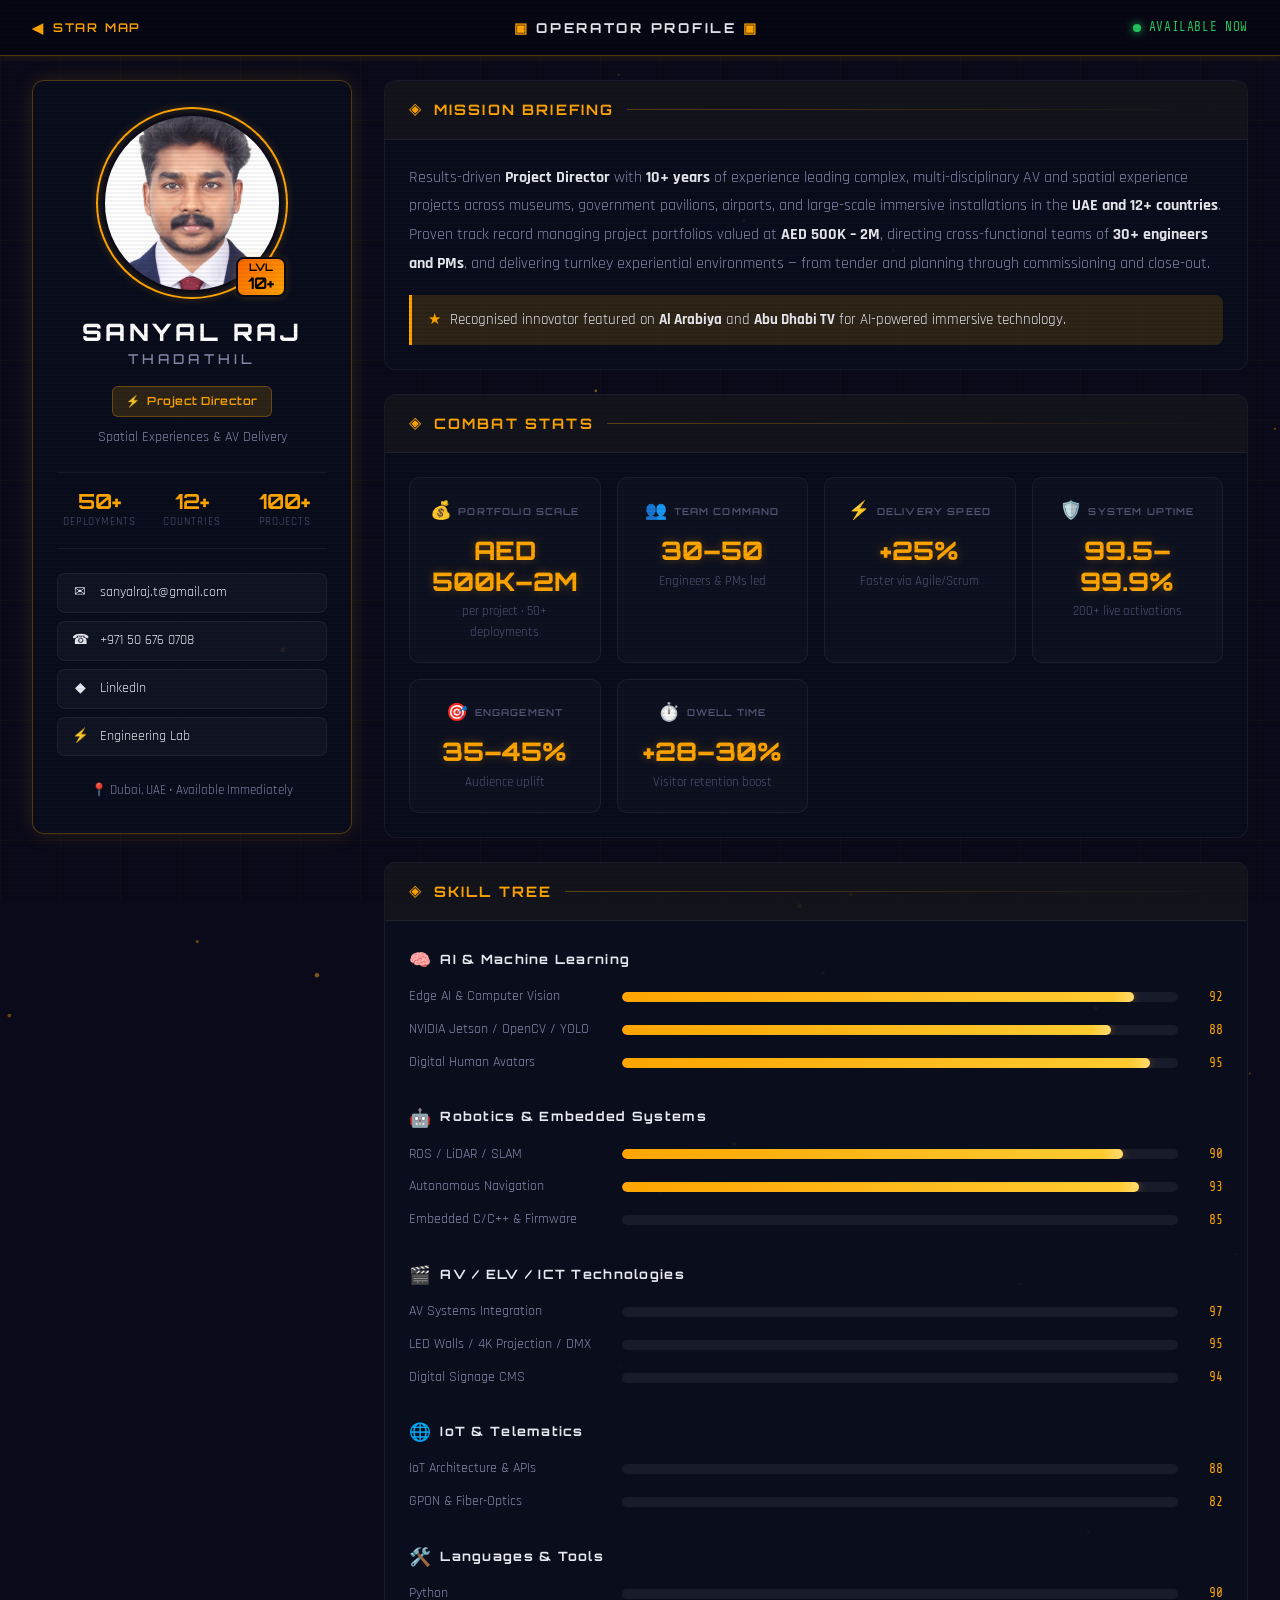
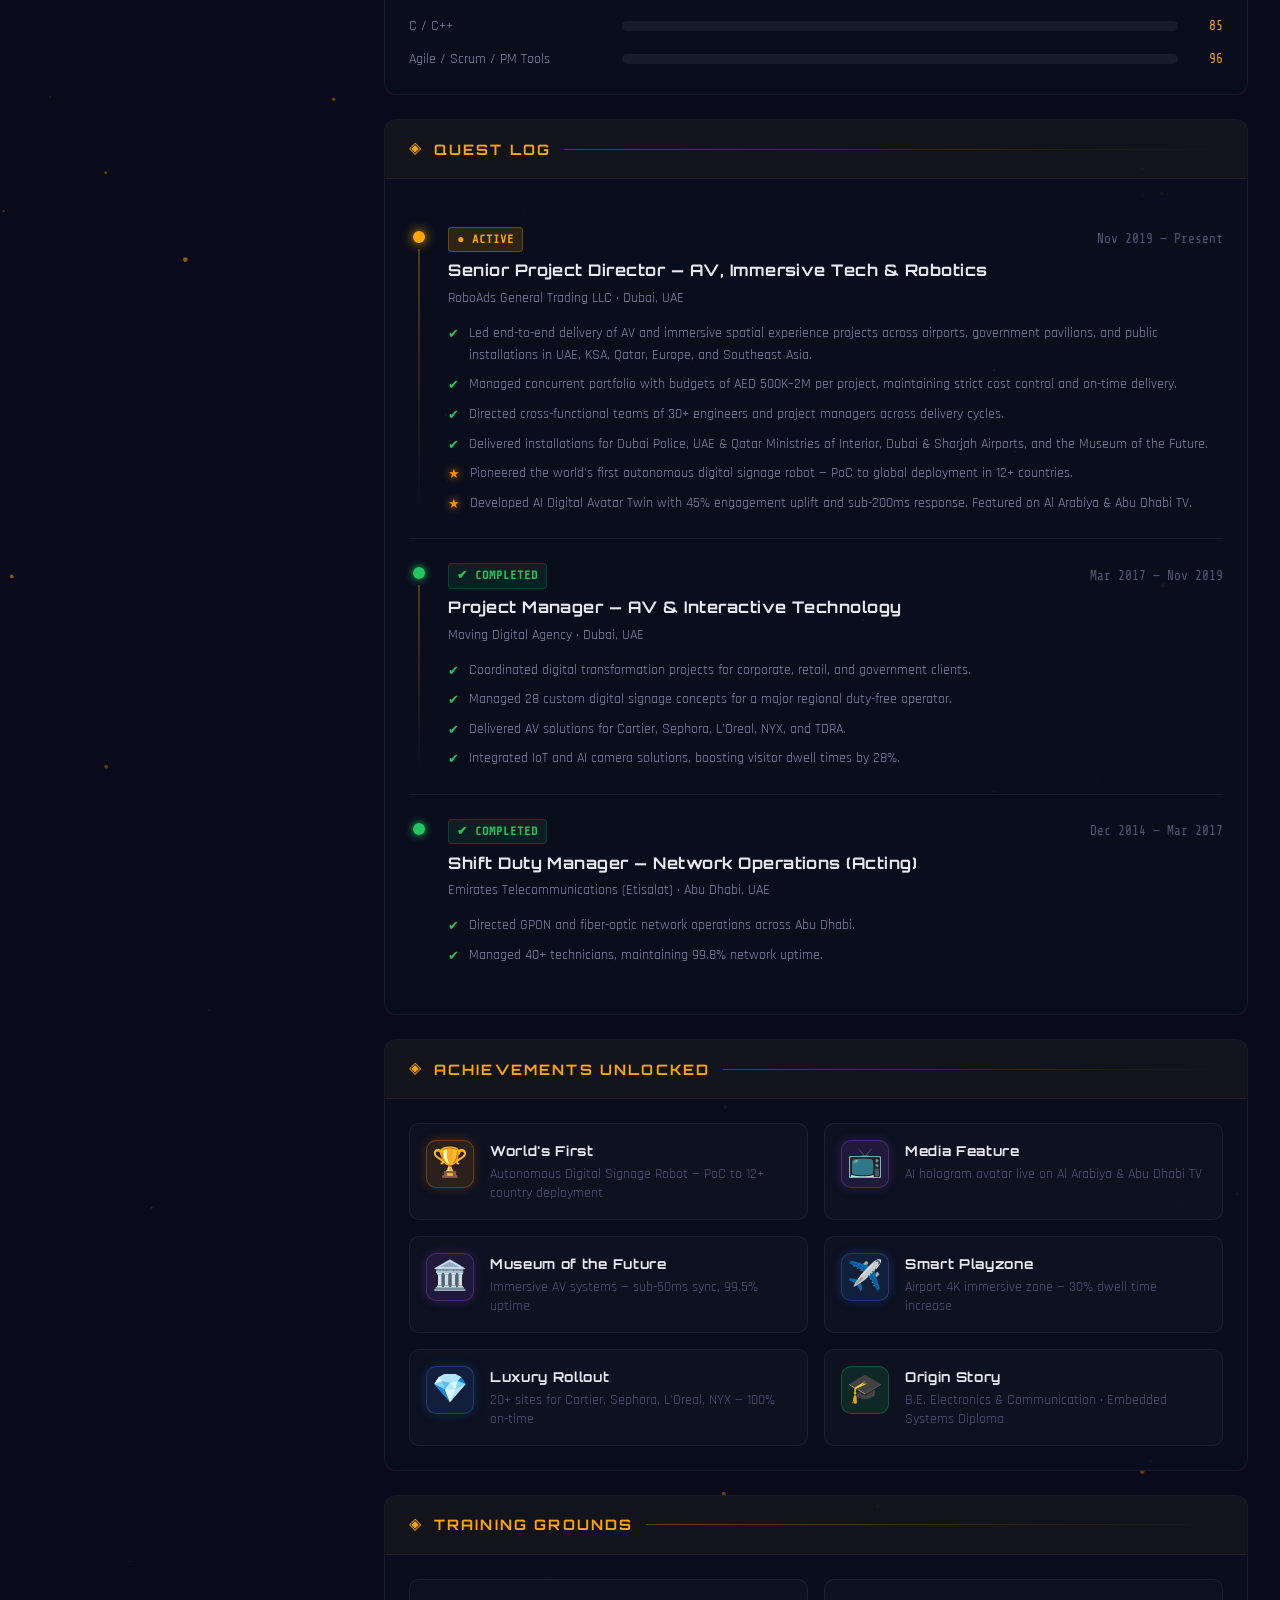
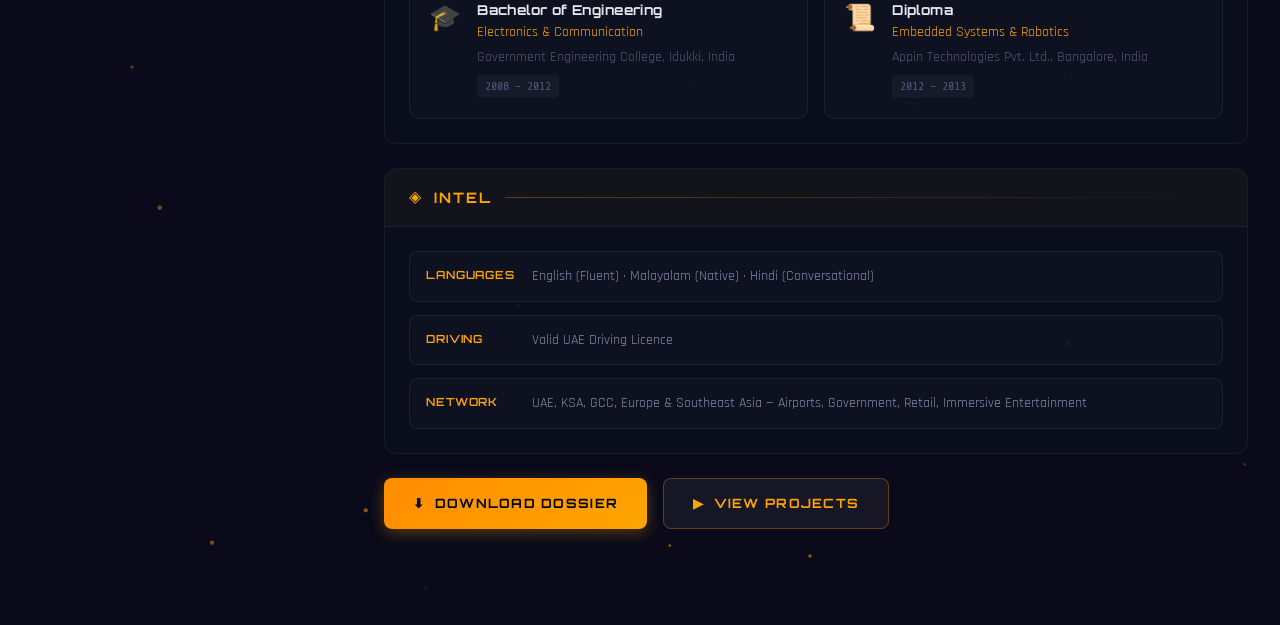
<file: about.html>
<!DOCTYPE html>
<html lang="en">

<head>
	<meta charset="UTF-8" />
	<meta http-equiv="X-UA-Compatible" content="IE=edge" />
	<meta name="viewport" content="width=device-width, initial-scale=1.0" />
	<meta name="description" content="Sanyal Raj Thadathil — Project Director specializing in Spatial Experiences, AV Delivery, Robotics, and AI-powered immersive technology." />
	<link rel="stylesheet" href="./reset.css" />
	<link rel="stylesheet" href="./about.css" />
	<link
		href="https://fonts.googleapis.com/css2?family=Orbitron:wght@400;500;600;700;800;900&family=Rajdhani:wght@300;400;500;600;700&family=Share+Tech+Mono&display=swap"
		rel="stylesheet">
	<title>Profile // Sanyal Raj Thadathil</title>
</head>

<body>
	<!-- Animated scanline overlay -->
	<div class="scanline-overlay"></div>
	<!-- Grid background -->
	<div class="grid-bg"></div>

	<!-- Top HUD bar -->
	<nav class="hud-bar">
		<a href="./index.html" class="hud-back" id="nav-back">
			<span class="hud-back-icon">◀</span>
			<span>STAR MAP</span>
		</a>
		<div class="hud-title">
			<span class="hud-blink">▣</span> OPERATOR PROFILE <span class="hud-blink">▣</span>
		</div>
		<div class="hud-status">
			<span class="status-dot online"></span>
			<span>AVAILABLE NOW</span>
		</div>
	</nav>

	<main class="game-layout">
		<!-- ═══════════════ LEFT COLUMN: CHARACTER CARD ═══════════════ -->
		<aside class="character-card" id="character-card">
			<div class="card-border-glow"></div>
			
			<!-- Photo frame -->
			<div class="avatar-frame">
				<div class="avatar-ring"></div>
				<img src="./assets/photo.jpeg" alt="Sanyal Raj Thadathil" class="avatar-img" />
				<div class="avatar-level">
					<span>LVL</span>
					<strong>10+</strong>
				</div>
			</div>

			<!-- Name plate -->
			<div class="name-plate">
				<h1 id="profile-name">SANYAL RAJ</h1>
				<p class="class-title">THADATHIL</p>
				<div class="role-badge">
					<span class="role-icon">⚡</span>
					<span>Project Director</span>
				</div>
				<p class="role-sub">Spatial Experiences & AV Delivery</p>
			</div>

			<!-- Quick stats -->
			<div class="quick-stats">
				<div class="stat-item">
					<span class="stat-value">50+</span>
					<span class="stat-label">Deployments</span>
				</div>
				<div class="stat-item">
					<span class="stat-value">12+</span>
					<span class="stat-label">Countries</span>
				</div>
				<div class="stat-item">
					<span class="stat-value">100+</span>
					<span class="stat-label">Projects</span>
				</div>
			</div>

			<!-- Contact links -->
			<div class="contact-links">
				<a href="mailto:sanyalraj.t@gmail.com" class="contact-btn" id="contact-email">
					<span class="contact-icon">✉</span> sanyalraj.t@gmail.com
				</a>
				<a href="tel:+971506760708" class="contact-btn" id="contact-phone">
					<span class="contact-icon">☎</span> +971 50 676 0708
				</a>
				<a href="https://linkedin.com/in/sanyalraj" target="_blank" class="contact-btn" id="contact-linkedin">
					<span class="contact-icon">◆</span> LinkedIn
				</a>
			<a href="./lab.html" class="contact-btn" id="contact-lab">
				<span class="contact-icon">⚡</span> Engineering Lab
			</a>
			</div>

			<div class="location-tag">
				<span>📍</span> Dubai, UAE &bull; Available Immediately
			</div>
		</aside>

		<!-- ═══════════════ RIGHT COLUMN: MAIN CONTENT PANELS ═══════════════ -->
		<div class="panels-column">

			<!-- ── MISSION BRIEFING (Professional Summary) ── -->
			<section class="game-panel" id="panel-summary">
				<div class="panel-header">
					<span class="panel-icon">◈</span>
					<h2>MISSION BRIEFING</h2>
					<div class="panel-line"></div>
				</div>
				<div class="panel-body">
					<p class="briefing-text">
						Results-driven <strong>Project Director</strong> with <strong>10+ years</strong> of experience leading complex, multi-disciplinary AV and spatial experience projects across museums, government pavilions, airports, and large-scale immersive installations in the <strong>UAE and 12+ countries</strong>. Proven track record managing project portfolios valued at <strong>AED 500K – 2M</strong>, directing cross-functional teams of <strong>30+ engineers and PMs</strong>, and delivering turnkey experiential environments — from tender and planning through commissioning and close-out.
					</p>
					<p class="briefing-highlight">
						<span class="highlight-marker">★</span> Recognised innovator featured on <strong>Al Arabiya</strong> and <strong>Abu Dhabi TV</strong> for AI-powered immersive technology.
					</p>
				</div>
			</section>

			<!-- ── COMBAT STATS (Key Metrics) ── -->
			<section class="game-panel" id="panel-metrics">
				<div class="panel-header">
					<span class="panel-icon">◈</span>
					<h2>COMBAT STATS</h2>
					<div class="panel-line"></div>
				</div>
				<div class="panel-body">
					<div class="stats-grid">
						<div class="stat-block">
							<div class="stat-block-header">
								<span class="stat-block-icon">💰</span>
								<span class="stat-block-label">PORTFOLIO SCALE</span>
							</div>
							<div class="stat-block-value">AED 500K–2M</div>
							<div class="stat-block-sub">per project · 50+ deployments</div>
						</div>
						<div class="stat-block">
							<div class="stat-block-header">
								<span class="stat-block-icon">👥</span>
								<span class="stat-block-label">TEAM COMMAND</span>
							</div>
							<div class="stat-block-value">30–50</div>
							<div class="stat-block-sub">Engineers & PMs led</div>
						</div>
						<div class="stat-block">
							<div class="stat-block-header">
								<span class="stat-block-icon">⚡</span>
								<span class="stat-block-label">DELIVERY SPEED</span>
							</div>
							<div class="stat-block-value">+25%</div>
							<div class="stat-block-sub">Faster via Agile/Scrum</div>
						</div>
						<div class="stat-block">
							<div class="stat-block-header">
								<span class="stat-block-icon">🛡️</span>
								<span class="stat-block-label">SYSTEM UPTIME</span>
							</div>
							<div class="stat-block-value">99.5–99.9%</div>
							<div class="stat-block-sub">200+ live activations</div>
						</div>
						<div class="stat-block">
							<div class="stat-block-header">
								<span class="stat-block-icon">🎯</span>
								<span class="stat-block-label">ENGAGEMENT</span>
							</div>
							<div class="stat-block-value">35–45%</div>
							<div class="stat-block-sub">Audience uplift</div>
						</div>
						<div class="stat-block">
							<div class="stat-block-header">
								<span class="stat-block-icon">⏱️</span>
								<span class="stat-block-label">DWELL TIME</span>
							</div>
							<div class="stat-block-value">+28–30%</div>
							<div class="stat-block-sub">Visitor retention boost</div>
						</div>
					</div>
				</div>
			</section>

			<!-- ── SKILL TREE ── -->
			<section class="game-panel" id="panel-skills">
				<div class="panel-header">
					<span class="panel-icon">◈</span>
					<h2>SKILL TREE</h2>
					<div class="panel-line"></div>
				</div>
				<div class="panel-body">
					<div class="skill-tree">
						<!-- AI & ML -->
						<div class="skill-branch">
							<h3 class="branch-title"><span class="branch-icon">🧠</span> AI & Machine Learning</h3>
							<div class="xp-bars">
								<div class="xp-row"><span class="xp-name">Edge AI & Computer Vision</span><div class="xp-bar"><div class="xp-fill" style="width: 92%"></div></div><span class="xp-pct">92</span></div>
								<div class="xp-row"><span class="xp-name">NVIDIA Jetson / OpenCV / YOLO</span><div class="xp-bar"><div class="xp-fill" style="width: 88%"></div></div><span class="xp-pct">88</span></div>
								<div class="xp-row"><span class="xp-name">Digital Human Avatars</span><div class="xp-bar"><div class="xp-fill" style="width: 95%"></div></div><span class="xp-pct">95</span></div>
							</div>
						</div>
						<!-- Robotics -->
						<div class="skill-branch">
							<h3 class="branch-title"><span class="branch-icon">🤖</span> Robotics & Embedded Systems</h3>
							<div class="xp-bars">
								<div class="xp-row"><span class="xp-name">ROS / LiDAR / SLAM</span><div class="xp-bar"><div class="xp-fill" style="width: 90%"></div></div><span class="xp-pct">90</span></div>
								<div class="xp-row"><span class="xp-name">Autonomous Navigation</span><div class="xp-bar"><div class="xp-fill" style="width: 93%"></div></div><span class="xp-pct">93</span></div>
								<div class="xp-row"><span class="xp-name">Embedded C/C++ & Firmware</span><div class="xp-bar"><div class="xp-fill" style="width: 85%"></div></div><span class="xp-pct">85</span></div>
							</div>
						</div>
						<!-- AV/ICT -->
						<div class="skill-branch">
							<h3 class="branch-title"><span class="branch-icon">🎬</span> AV / ELV / ICT Technologies</h3>
							<div class="xp-bars">
								<div class="xp-row"><span class="xp-name">AV Systems Integration</span><div class="xp-bar"><div class="xp-fill" style="width: 97%"></div></div><span class="xp-pct">97</span></div>
								<div class="xp-row"><span class="xp-name">LED Walls / 4K Projection / DMX</span><div class="xp-bar"><div class="xp-fill" style="width: 95%"></div></div><span class="xp-pct">95</span></div>
								<div class="xp-row"><span class="xp-name">Digital Signage CMS</span><div class="xp-bar"><div class="xp-fill" style="width: 94%"></div></div><span class="xp-pct">94</span></div>
							</div>
						</div>
						<!-- IoT -->
						<div class="skill-branch">
							<h3 class="branch-title"><span class="branch-icon">🌐</span> IoT & Telematics</h3>
							<div class="xp-bars">
								<div class="xp-row"><span class="xp-name">IoT Architecture & APIs</span><div class="xp-bar"><div class="xp-fill" style="width: 88%"></div></div><span class="xp-pct">88</span></div>
								<div class="xp-row"><span class="xp-name">GPON & Fiber-Optics</span><div class="xp-bar"><div class="xp-fill" style="width: 82%"></div></div><span class="xp-pct">82</span></div>
							</div>
						</div>
						<!-- Tools -->
						<div class="skill-branch">
							<h3 class="branch-title"><span class="branch-icon">🛠️</span> Languages & Tools</h3>
							<div class="xp-bars">
								<div class="xp-row"><span class="xp-name">Python</span><div class="xp-bar"><div class="xp-fill" style="width: 90%"></div></div><span class="xp-pct">90</span></div>
								<div class="xp-row"><span class="xp-name">C / C++</span><div class="xp-bar"><div class="xp-fill" style="width: 85%"></div></div><span class="xp-pct">85</span></div>
								<div class="xp-row"><span class="xp-name">Agile / Scrum / PM Tools</span><div class="xp-bar"><div class="xp-fill" style="width: 96%"></div></div><span class="xp-pct">96</span></div>
							</div>
						</div>
					</div>
				</div>
			</section>

			<!-- ── QUEST LOG (Experience) ── -->
			<section class="game-panel" id="panel-experience">
				<div class="panel-header">
					<span class="panel-icon">◈</span>
					<h2>QUEST LOG</h2>
					<div class="panel-line"></div>
				</div>
				<div class="panel-body">
					<div class="quest-timeline">
						<!-- Quest 1 -->
						<div class="quest-item active">
							<div class="quest-marker">
								<div class="quest-dot"></div>
								<div class="quest-line"></div>
							</div>
							<div class="quest-content">
								<div class="quest-header">
									<span class="quest-status active">● ACTIVE</span>
									<span class="quest-date">Nov 2019 — Present</span>
								</div>
								<h3 class="quest-title">Senior Project Director — AV, Immersive Tech & Robotics</h3>
								<p class="quest-org">RoboAds General Trading LLC · Dubai, UAE</p>
								<ul class="quest-objectives">
									<li><span class="obj-check">✔</span> Led end-to-end delivery of AV and immersive spatial experience projects across airports, government pavilions, and public installations in UAE, KSA, Qatar, Europe, and Southeast Asia.</li>
									<li><span class="obj-check">✔</span> Managed concurrent portfolio with budgets of AED 500K–2M per project, maintaining strict cost control and on-time delivery.</li>
									<li><span class="obj-check">✔</span> Directed cross-functional teams of 30+ engineers and project managers across delivery cycles.</li>
									<li><span class="obj-check">✔</span> Delivered installations for Dubai Police, UAE & Qatar Ministries of Interior, Dubai & Sharjah Airports, and the Museum of the Future.</li>
									<li><span class="obj-check legendary">★</span> Pioneered the world's first autonomous digital signage robot — PoC to global deployment in 12+ countries.</li>
									<li><span class="obj-check legendary">★</span> Developed AI Digital Avatar Twin with 45% engagement uplift and sub-200ms response. Featured on Al Arabiya & Abu Dhabi TV.</li>
								</ul>
							</div>
						</div>

						<!-- Quest 2 -->
						<div class="quest-item completed">
							<div class="quest-marker">
								<div class="quest-dot"></div>
								<div class="quest-line"></div>
							</div>
							<div class="quest-content">
								<div class="quest-header">
									<span class="quest-status completed">✔ COMPLETED</span>
									<span class="quest-date">Mar 2017 — Nov 2019</span>
								</div>
								<h3 class="quest-title">Project Manager — AV & Interactive Technology</h3>
								<p class="quest-org">Moving Digital Agency · Dubai, UAE</p>
								<ul class="quest-objectives">
									<li><span class="obj-check">✔</span> Coordinated digital transformation projects for corporate, retail, and government clients.</li>
									<li><span class="obj-check">✔</span> Managed 28 custom digital signage concepts for a major regional duty-free operator.</li>
									<li><span class="obj-check">✔</span> Delivered AV solutions for Cartier, Sephora, L'Oreal, NYX, and TDRA.</li>
									<li><span class="obj-check">✔</span> Integrated IoT and AI camera solutions, boosting visitor dwell times by 28%.</li>
								</ul>
							</div>
						</div>

						<!-- Quest 3 -->
						<div class="quest-item completed">
							<div class="quest-marker">
								<div class="quest-dot"></div>
							</div>
							<div class="quest-content">
								<div class="quest-header">
									<span class="quest-status completed">✔ COMPLETED</span>
									<span class="quest-date">Dec 2014 — Mar 2017</span>
								</div>
								<h3 class="quest-title">Shift Duty Manager — Network Operations (Acting)</h3>
								<p class="quest-org">Emirates Telecommunications (Etisalat) · Abu Dhabi, UAE</p>
								<ul class="quest-objectives">
									<li><span class="obj-check">✔</span> Directed GPON and fiber-optic network operations across Abu Dhabi.</li>
									<li><span class="obj-check">✔</span> Managed 40+ technicians, maintaining 99.8% network uptime.</li>
								</ul>
							</div>
						</div>
					</div>
				</div>
			</section>

			<!-- ── ACHIEVEMENTS (Flagship Projects) ── -->
			<section class="game-panel" id="panel-achievements">
				<div class="panel-header">
					<span class="panel-icon">◈</span>
					<h2>ACHIEVEMENTS UNLOCKED</h2>
					<div class="panel-line"></div>
				</div>
				<div class="panel-body">
					<div class="achievements-grid">
						<div class="achievement-badge">
							<div class="badge-icon legendary">🏆</div>
							<div class="badge-info">
								<h4>World's First</h4>
								<p>Autonomous Digital Signage Robot — PoC to 12+ country deployment</p>
							</div>
						</div>
						<div class="achievement-badge">
							<div class="badge-icon epic">📺</div>
							<div class="badge-info">
								<h4>Media Feature</h4>
								<p>AI hologram avatar live on Al Arabiya & Abu Dhabi TV</p>
							</div>
						</div>
						<div class="achievement-badge">
							<div class="badge-icon epic">🏛️</div>
							<div class="badge-info">
								<h4>Museum of the Future</h4>
								<p>Immersive AV systems — sub-50ms sync, 99.5% uptime</p>
							</div>
						</div>
						<div class="achievement-badge">
							<div class="badge-icon rare">✈️</div>
							<div class="badge-info">
								<h4>Smart Playzone</h4>
								<p>Airport 4K immersive zone — 30% dwell time increase</p>
							</div>
						</div>
						<div class="achievement-badge">
							<div class="badge-icon rare">💎</div>
							<div class="badge-info">
								<h4>Luxury Rollout</h4>
								<p>20+ sites for Cartier, Sephora, L'Oreal, NYX — 100% on-time</p>
							</div>
						</div>
						<div class="achievement-badge">
							<div class="badge-icon common">🎓</div>
							<div class="badge-info">
								<h4>Origin Story</h4>
								<p>B.E. Electronics & Communication · Embedded Systems Diploma</p>
							</div>
						</div>
					</div>
				</div>
			</section>

			<!-- ── EDUCATION ── -->
			<section class="game-panel" id="panel-education">
				<div class="panel-header">
					<span class="panel-icon">◈</span>
					<h2>TRAINING GROUNDS</h2>
					<div class="panel-line"></div>
				</div>
				<div class="panel-body">
					<div class="education-cards">
						<div class="edu-card">
							<div class="edu-icon">🎓</div>
							<div class="edu-details">
								<h4>Bachelor of Engineering</h4>
								<p class="edu-field">Electronics & Communication</p>
								<p class="edu-school">Government Engineering College, Idukki, India</p>
								<span class="edu-year">2008 – 2012</span>
							</div>
						</div>
						<div class="edu-card">
							<div class="edu-icon">📜</div>
							<div class="edu-details">
								<h4>Diploma</h4>
								<p class="edu-field">Embedded Systems & Robotics</p>
								<p class="edu-school">Appin Technologies Pvt. Ltd., Bangalore, India</p>
								<span class="edu-year">2012 – 2013</span>
							</div>
						</div>
					</div>
				</div>
			</section>

			<!-- ── ADDITIONAL INFO ── -->
			<section class="game-panel" id="panel-intel">
				<div class="panel-header">
					<span class="panel-icon">◈</span>
					<h2>INTEL</h2>
					<div class="panel-line"></div>
				</div>
				<div class="panel-body">
					<div class="intel-grid">
						<div class="intel-item">
							<span class="intel-key">Languages</span>
							<span class="intel-val">English (Fluent) · Malayalam (Native) · Hindi (Conversational)</span>
						</div>
						<div class="intel-item">
							<span class="intel-key">Driving</span>
							<span class="intel-val">Valid UAE Driving Licence</span>
						</div>
						<div class="intel-item">
							<span class="intel-key">Network</span>
							<span class="intel-val">UAE, KSA, GCC, Europe & Southeast Asia — Airports, Government, Retail, Immersive Entertainment</span>
						</div>
					</div>
				</div>
			</section>

			<!-- ── FOOTER ACTIONS ── -->
			<div class="footer-actions">
				<a href="./assets/sanyal_Resume2026.pdf" download class="action-btn primary" id="btn-download">
					<span>⬇</span> DOWNLOAD DOSSIER
				</a>
				<a href="./gallery.html" class="action-btn secondary" id="btn-projects">
					<span>▶</span> VIEW PROJECTS
				</a>
			</div>
		</div>
	</main>

	<!-- Floating particles -->
	<canvas id="particles"></canvas>

	<script>
		// Particle system
		const canvas = document.getElementById('particles');
		const ctx = canvas.getContext('2d');
		let particles = [];

		function resize() {
			canvas.width = window.innerWidth;
			canvas.height = document.body.scrollHeight;
		}
		resize();
		window.addEventListener('resize', resize);

		class Particle {
			constructor() { this.reset(); }
			reset() {
				this.x = Math.random() * canvas.width;
				this.y = Math.random() * canvas.height;
				this.size = Math.random() * 2 + 0.5;
				this.speedY = -(Math.random() * 0.3 + 0.1);
				this.speedX = (Math.random() - 0.5) * 0.2;
				this.opacity = Math.random() * 0.5 + 0.1;
			}
			update() {
				this.y += this.speedY;
				this.x += this.speedX;
				if (this.y < 0) { this.y = canvas.height; this.x = Math.random() * canvas.width; }
			}
			draw() {
				ctx.beginPath();
				ctx.arc(this.x, this.y, this.size, 0, Math.PI * 2);
				ctx.fillStyle = `rgba(255, 165, 0, ${this.opacity})`;
				ctx.fill();
			}
		}

		for (let i = 0; i < 80; i++) particles.push(new Particle());

		function animate() {
			ctx.clearRect(0, 0, canvas.width, canvas.height);
			particles.forEach(p => { p.update(); p.draw(); });
			requestAnimationFrame(animate);
		}
		animate();

		// Animate XP bars on scroll
		// Store target widths and reset to 0
		document.querySelectorAll('.xp-fill').forEach(bar => {
			const targetWidth = bar.style.width;
			bar.dataset.target = targetWidth;
			bar.style.width = '0%';
		});

		const observer = new IntersectionObserver((entries) => {
			entries.forEach(entry => {
				if (entry.isIntersecting) {
					entry.target.classList.add('visible');
					// Animate XP bars inside this element
					entry.target.querySelectorAll('.xp-fill').forEach((bar, i) => {
						setTimeout(() => {
							bar.style.width = bar.dataset.target;
						}, i * 150);
					});
				}
			});
		}, { threshold: 0.1 });

		document.querySelectorAll('.game-panel, .quest-item, .achievement-badge, .stat-block').forEach(el => {
			observer.observe(el);
		});
	</script>
</body>

</html>
</file>
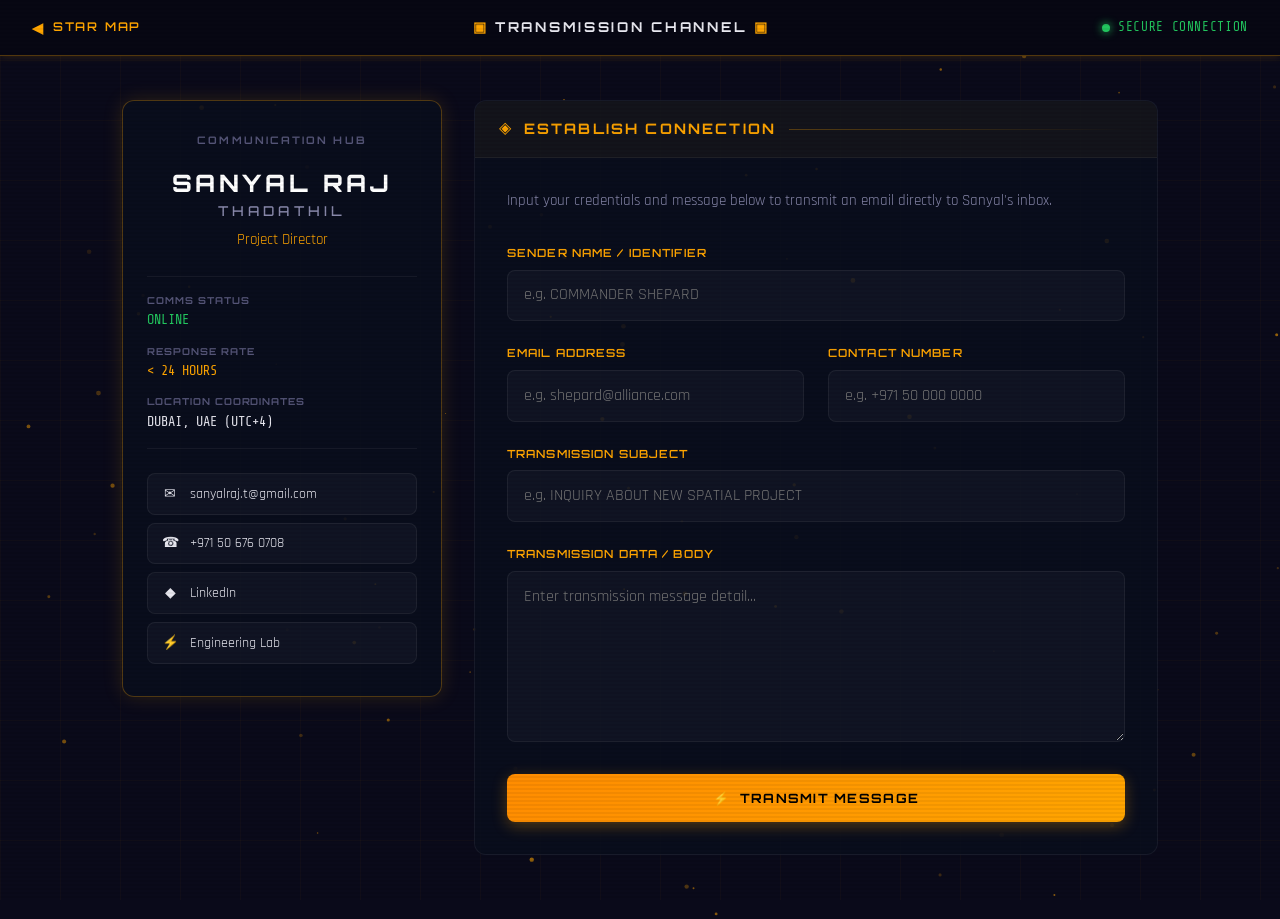
<file: connect.html>
<!DOCTYPE html>
<html lang="en">

<head>
	<meta charset="UTF-8" />
	<meta http-equiv="X-UA-Compatible" content="IE=edge" />
	<meta name="viewport" content="width=device-width, initial-scale=1.0" />
	<meta name="description" content="Connect with Sanyal Raj Thadathil — Project Director. Send an email message directly or reach out on social platforms." />
	<link rel="stylesheet" href="./reset.css" />
	<link rel="stylesheet" href="./connect.css" />
	<link
		href="https://fonts.googleapis.com/css2?family=Orbitron:wght@400;500;600;700;800;900&family=Rajdhani:wght@300;400;500;600;700&family=Share+Tech+Mono&display=swap"
		rel="stylesheet">
	<title>Connect // Sanyal Raj Thadathil</title>
</head>

<body>
	<!-- Animated scanline overlay -->
	<div class="scanline-overlay"></div>
	<!-- Grid background -->
	<div class="grid-bg"></div>

	<!-- Top HUD bar -->
	<nav class="hud-bar">
		<a href="./index.html" class="hud-back" id="nav-back">
			<span class="hud-back-icon">◀</span>
			<span>STAR MAP</span>
		</a>
		<div class="hud-title">
			<span class="hud-blink">▣</span> TRANSMISSION CHANNEL <span class="hud-blink">▣</span>
		</div>
		<div class="hud-status">
			<span class="status-dot online"></span>
			<span>SECURE CONNECTION</span>
		</div>
	</nav>

	<main class="game-layout">
		<!-- ═══════════════ LEFT COLUMN: CONNECTION INFO ═══════════════ -->
		<aside class="character-card">
			<div class="card-border-glow"></div>
			
			<div class="hud-header-label">COMMUNICATION HUB</div>
			<div class="name-plate">
				<h1>SANYAL RAJ</h1>
				<p class="class-title">THADATHIL</p>
				<p class="role-sub">Project Director</p>
			</div>

			<!-- Connection status block -->
			<div class="connection-status-panel">
				<div class="status-item">
					<span class="status-lbl">COMMS STATUS</span>
					<span class="status-val active">ONLINE</span>
				</div>
				<div class="status-item">
					<span class="status-lbl">RESPONSE RATE</span>
					<span class="status-val speed">&lt; 24 HOURS</span>
				</div>
				<div class="status-item">
					<span class="status-lbl">LOCATION COORDINATES</span>
					<span class="status-val coord">DUBAI, UAE (UTC+4)</span>
				</div>
			</div>

			<!-- All social connection points -->
			<div class="contact-links">
				<a href="mailto:sanyalraj.t@gmail.com" class="contact-btn" id="conn-email">
					<span class="contact-icon">✉</span> sanyalraj.t@gmail.com
				</a>
				<a href="tel:+971506760708" class="contact-btn" id="conn-phone">
					<span class="contact-icon">☎</span> +971 50 676 0708
				</a>
				<a href="https://linkedin.com/in/sanyalraj" target="_blank" class="contact-btn" id="conn-linkedin">
					<span class="contact-icon">◆</span> LinkedIn
				</a>
			<a href="./lab.html" class="contact-btn" id="conn-lab">
				<span class="contact-icon">⚡</span> Engineering Lab
			</a>
			</div>
		</aside>

		<!-- ═══════════════ RIGHT COLUMN: GMAIL CONTACT FORM ═══════════════ -->
		<div class="panels-column">
			<section class="game-panel">
				<div class="panel-header">
					<span class="panel-icon">◈</span>
					<h2>ESTABLISH CONNECTION</h2>
					<div class="panel-line"></div>
				</div>
				<div class="panel-body">
					<p class="form-desc">
						Input your credentials and message below to transmit an email directly to Sanyal's inbox.
					</p>

					<!-- Formspree Endpoint Form -->
					<form id="contact-form" action="https://formspree.io/f/xnjkndqk" method="POST" class="hud-form">
						<!-- Formspree ID input -->
						<input type="hidden" id="formspree-id" value="xnjkndqk" />
						
						<div class="form-group">
							<label for="user-name">SENDER NAME / IDENTIFIER</label>
							<input type="text" id="user-name" name="name" required placeholder="e.g. COMMANDER SHEPARD" autocomplete="off" />
						</div>

						<div class="form-group-row">
							<div class="form-group">
								<label for="user-email">EMAIL ADDRESS</label>
								<input type="email" id="user-email" name="email" required placeholder="e.g. shepard@alliance.com" autocomplete="off" />
							</div>
							<div class="form-group">
								<label for="user-phone">CONTACT NUMBER</label>
								<input type="tel" id="user-phone" name="phone" required placeholder="e.g. +971 50 000 0000" autocomplete="off" />
							</div>
						</div>

						<div class="form-group">
							<label for="user-subject">TRANSMISSION SUBJECT</label>
							<input type="text" id="user-subject" name="_subject" required placeholder="e.g. INQUIRY ABOUT NEW SPATIAL PROJECT" autocomplete="off" />
						</div>

						<div class="form-group">
							<label for="user-message">TRANSMISSION DATA / BODY</label>
							<textarea id="user-message" name="message" required rows="6" placeholder="Enter transmission message detail..."></textarea>
						</div>

						<button type="submit" class="action-btn primary" id="btn-transmit">
							<span>⚡</span> TRANSMIT MESSAGE
						</button>

						<div id="form-status" class="form-status-msg"></div>
					</form>
				</div>
			</section>
		</div>
	</main>

	<!-- Floating particles -->
	<canvas id="particles"></canvas>

	<script>
		// Particle system
		const canvas = document.getElementById('particles');
		const ctx = canvas.getContext('2d');
		let particles = [];

		function resize() {
			canvas.width = window.innerWidth;
			canvas.height = document.body.scrollHeight;
		}
		resize();
		window.addEventListener('resize', resize);

		class Particle {
			constructor() { this.reset(); }
			reset() {
				this.x = Math.random() * canvas.width;
				this.y = Math.random() * canvas.height;
				this.size = Math.random() * 2 + 0.5;
				this.speedY = -(Math.random() * 0.3 + 0.1);
				this.speedX = (Math.random() - 0.5) * 0.2;
				this.opacity = Math.random() * 0.5 + 0.1;
			}
			update() {
				this.y += this.speedY;
				this.x += this.speedX;
				if (this.y < 0) { this.y = canvas.height; this.x = Math.random() * canvas.width; }
			}
			draw() {
				ctx.beginPath();
				ctx.arc(this.x, this.y, this.size, 0, Math.PI * 2);
				ctx.fillStyle = `rgba(255, 165, 0, ${this.opacity})`;
				ctx.fill();
			}
		}

		for (let i = 0; i < 80; i++) particles.push(new Particle());

		function animate() {
			ctx.clearRect(0, 0, canvas.width, canvas.height);
			particles.forEach(p => { p.update(); p.draw(); });
			requestAnimationFrame(animate);
		}
		animate();

		// Handle Form Submission to launch Formspree post
		document.getElementById('contact-form').addEventListener('submit', async function(e) {
			e.preventDefault();
			
			const formSpreeId = document.getElementById('formspree-id').value.trim();
			const statusMsg = document.getElementById('form-status');
			const submitBtn = document.getElementById('btn-transmit');

			if (formSpreeId === 'YOUR_FORMSPREEE_ID_HERE') {
				statusMsg.className = 'form-status-msg error';
				statusMsg.innerHTML = '◈ SYSTEM ERROR: FORMSPREE ID NOT CONFIGED. CONTACT WEB ADMIN.';
				return;
			}

			// Change button state
			submitBtn.disabled = true;
			submitBtn.innerHTML = '<span>⚡</span> TRANSMITTING...';
			statusMsg.className = 'form-status-msg';
			statusMsg.innerHTML = '';

			const formData = {
				name: document.getElementById('user-name').value.trim(),
				email: document.getElementById('user-email').value.trim(),
				phone: document.getElementById('user-phone').value.trim(),
				_subject: document.getElementById('user-subject').value.trim(),
				message: document.getElementById('user-message').value.trim()
			};

			try {
				const response = await fetch(`https://formspree.io/f/${formSpreeId}`, {
					method: 'POST',
					headers: {
						'Accept': 'application/json',
						'Content-Type': 'application/json'
					},
					body: JSON.stringify(formData)
				});

				if (response.ok) {
					statusMsg.className = 'form-status-msg success';
					statusMsg.innerHTML = '◈ TRANSMISSION SECURED: MESSAGE ROUTED TO DIRECT INBOX.';
					document.getElementById('contact-form').reset();
				} else {
					const data = await response.json();
					statusMsg.className = 'form-status-msg error';
					statusMsg.innerHTML = `◈ ERROR: ${data.errors ? data.errors.map(err => err.message).join(', ') : 'FAILED TO TRANSMIT DATA'}`;
				}
			} catch (error) {
				statusMsg.className = 'form-status-msg error';
				statusMsg.innerHTML = '◈ TRANSMISSION FAILED: NETWORK SIGNAL LOST.';
			} finally {
				submitBtn.disabled = false;
				submitBtn.innerHTML = '<span>⚡</span> TRANSMIT MESSAGE';
			}
		});
	</script>
</body>

</html>
</file>
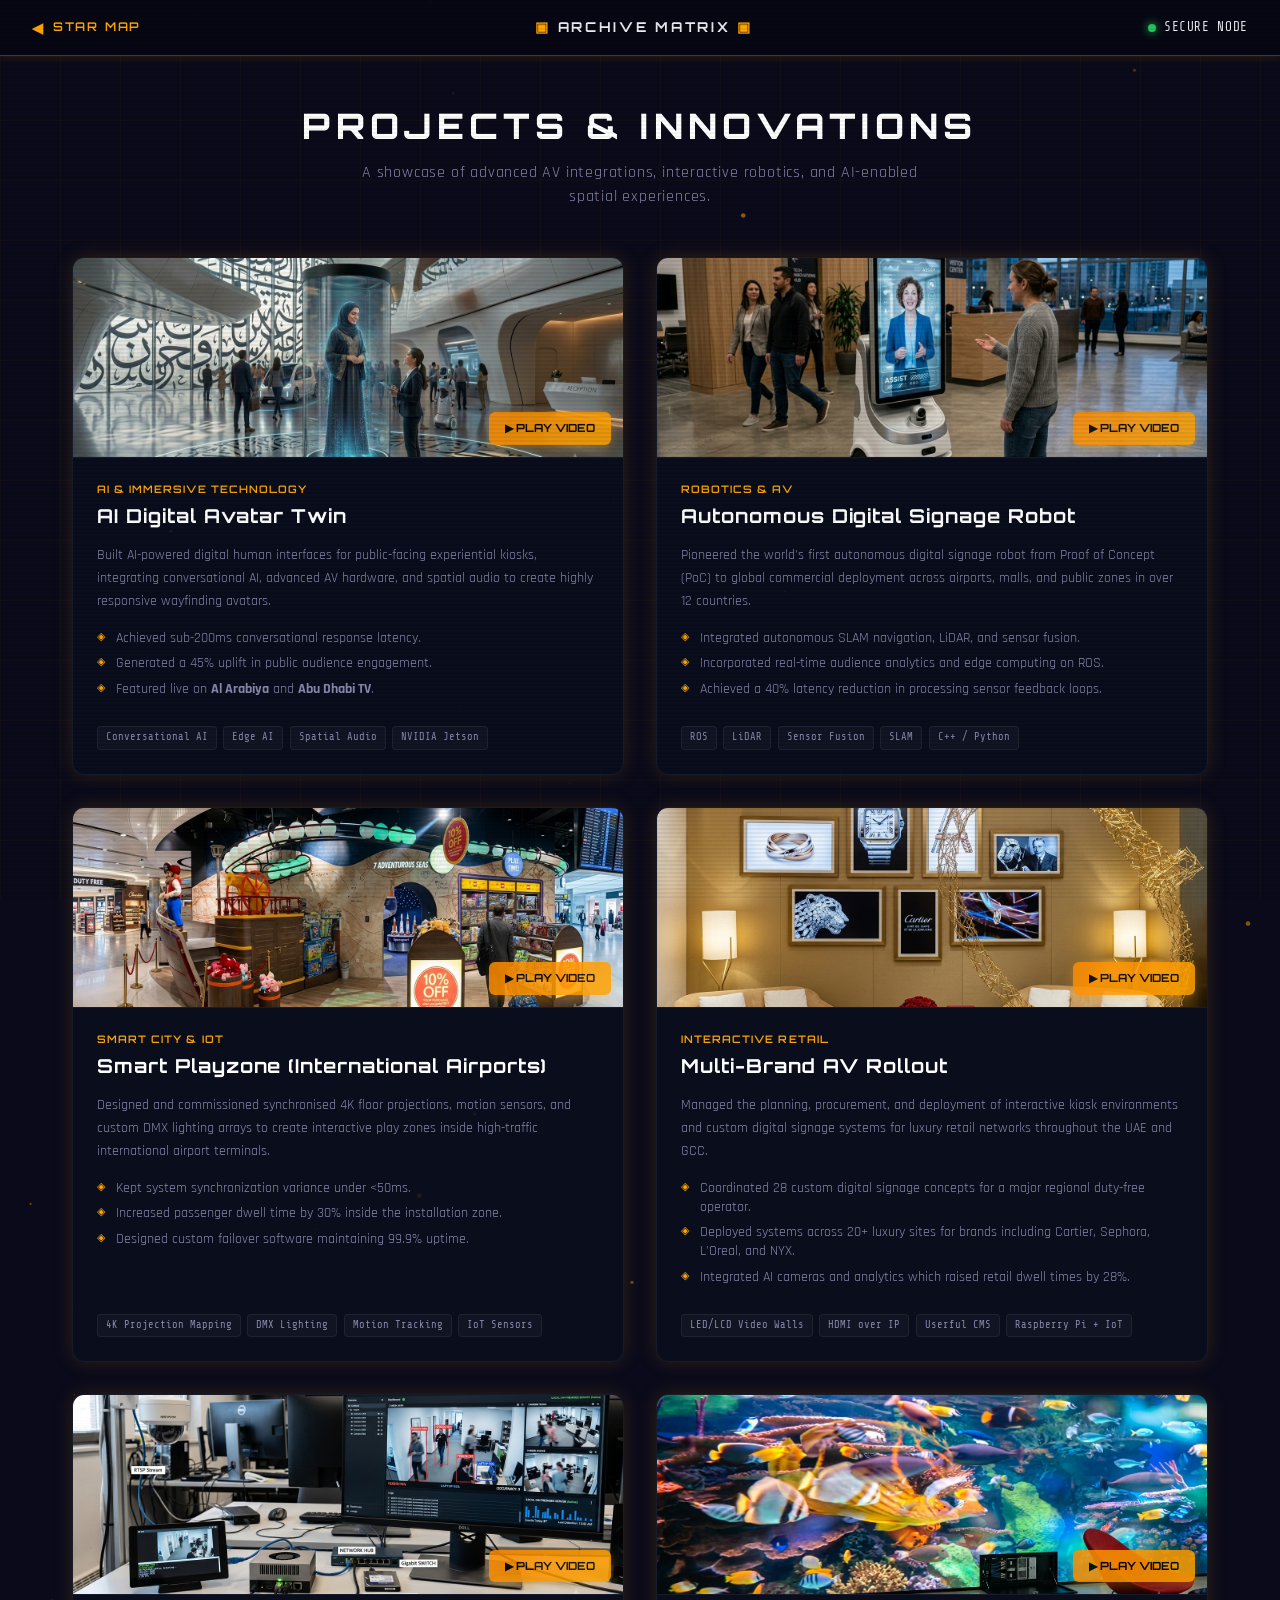
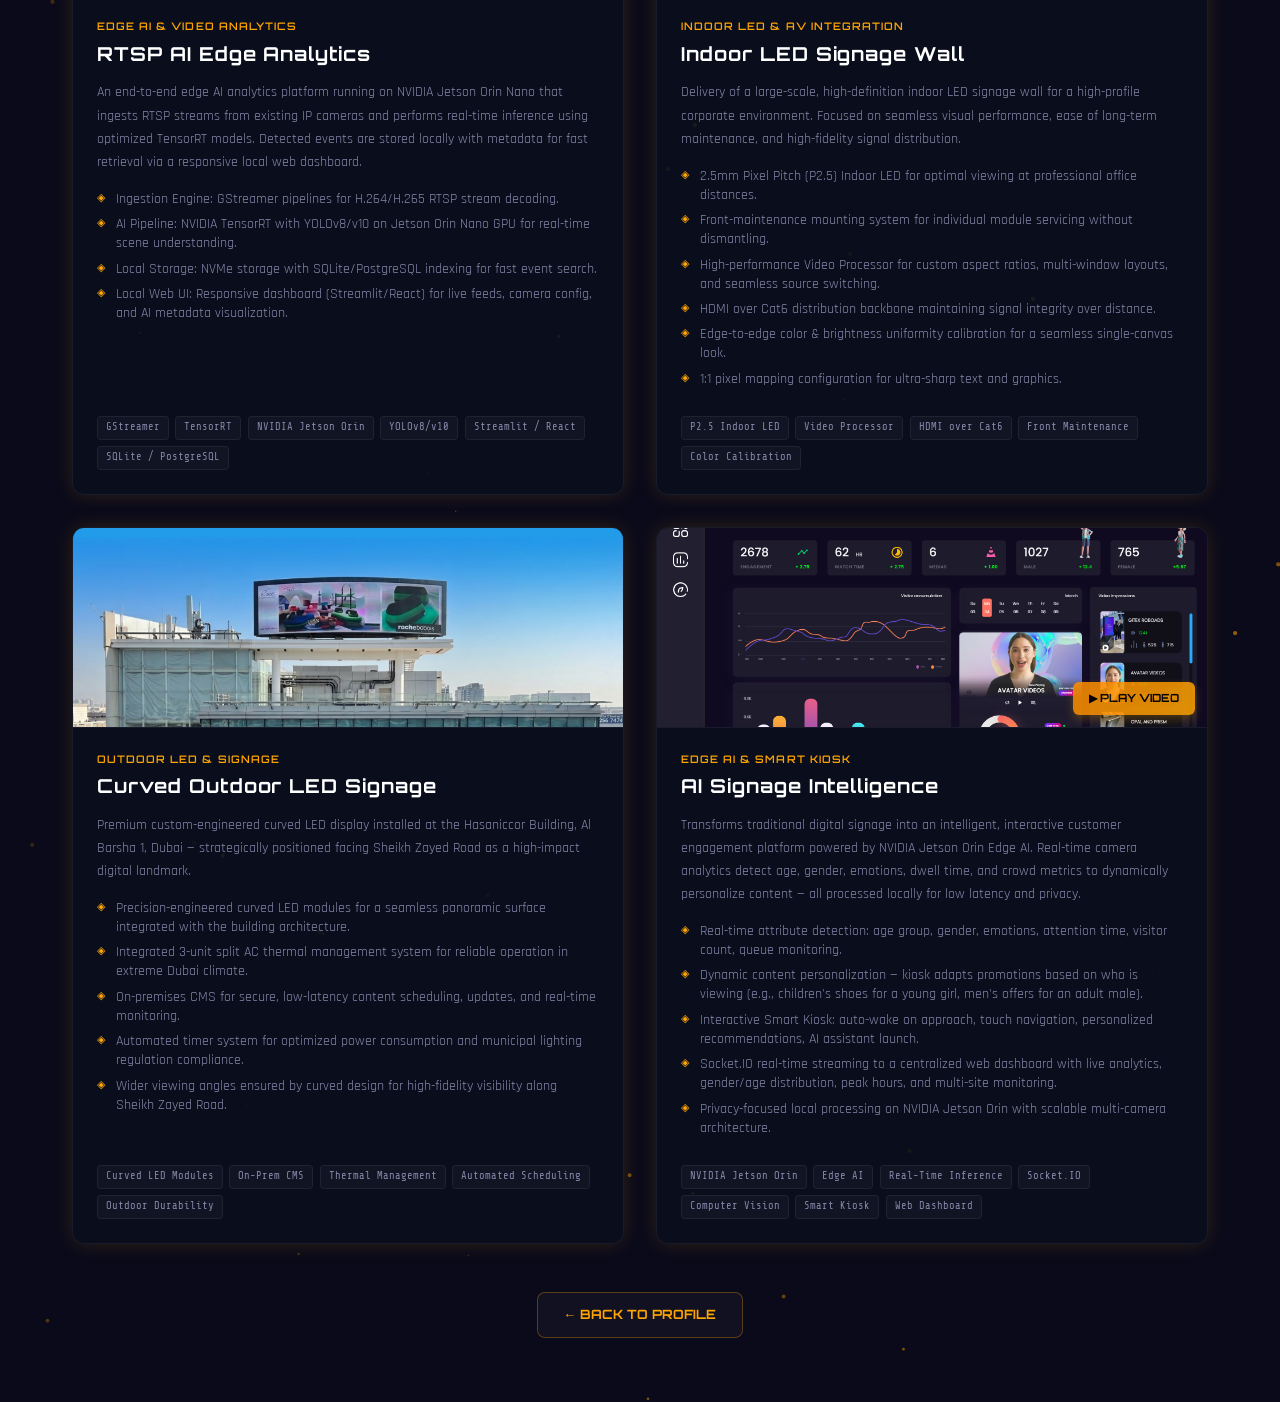
<file: gallery.html>
<!DOCTYPE html>
<html lang="en">

<head>
	<meta charset="UTF-8" />
	<meta http-equiv="X-UA-Compatible" content="IE=edge" />
	<meta name="viewport" content="width=device-width, initial-scale=1.0" />
	<link rel="stylesheet" href="./reset.css" />
	<link rel="stylesheet" href="./gallery.css" />
	<link
		href="https://fonts.googleapis.com/css2?family=Orbitron:wght@400;500;600;700;800;900&family=Rajdhani:wght@300;400;500;600;700&family=Share+Tech+Mono&display=swap"
		rel="stylesheet">
	<title>Projects // Sanyal Raj Thadathil</title>
</head>

<body>
	<!-- Animated scanline overlay -->
	<div class="scanline-overlay"></div>
	<!-- Grid background -->
	<div class="grid-bg"></div>

	<!-- Top HUD bar -->
	<nav class="hud-bar">
		<a href="./index.html" class="hud-back" id="nav-back">
			<span class="hud-back-icon">◀</span>
			<span>STAR MAP</span>
		</a>
		<div class="hud-title">
			<span class="hud-blink">▣</span> ARCHIVE MATRIX <span class="hud-blink">▣</span>
		</div>
		<div class="hud-status">
			<span class="status-dot online"></span>
			<span>SECURE NODE</span>
		</div>
	</nav>

	<main class="gallery-wrapper">
		<header class="gallery-header">
			<h1 class="gallery-title">PROJECTS &amp; INNOVATIONS</h1>
			<p class="gallery-subtitle">A showcase of advanced AV integrations, interactive robotics, and AI-enabled
				spatial experiences.</p>
		</header>

		<div class="projects-grid">
			<!-- Project 1 -->
			<article class="project-card">
				<div class="card-banner-wrapper">
					<img src="./assets/proj1.jpeg" alt="AI Digital Avatar Twin" class="card-img"
						onerror="this.src='https://placehold.co/800x300/0a0f1e/ffa500?text=AI+Digital+Avatar+Twin'" />
					<button class="action-btn play-btn floating-play"
						data-video="https://www.youtube.com/embed/7CcCz5zr8iI">
						<span>▶</span> PLAY VIDEO
					</button>
				</div>
				<div class="project-content">
					<span class="project-category">AI & Immersive Technology</span>
					<h2 class="project-name">AI Digital Avatar Twin</h2>
					<p class="project-description">
						Built AI-powered digital human interfaces for public-facing experiential kiosks, integrating
						conversational AI, advanced AV hardware, and spatial audio to create highly responsive
						wayfinding avatars.
					</p>
					<ul class="project-highlights">
						<li>Achieved sub-200ms conversational response latency.</li>
						<li>Generated a 45% uplift in public audience engagement.</li>
						<li>Featured live on <strong>Al Arabiya</strong> and <strong>Abu Dhabi TV</strong>.</li>
					</ul>
					<div class="project-tech">
						<span class="tech-tag">Conversational AI</span>
						<span class="tech-tag">Edge AI</span>
						<span class="tech-tag">Spatial Audio</span>
						<span class="tech-tag">NVIDIA Jetson</span>
					</div>
				</div>
			</article>

			<!-- Project 2 -->
			<article class="project-card">
				<div class="card-banner-wrapper">
					<img src="./assets/proj2.jpeg" alt="Autonomous Digital Signage Robot" class="card-img"
						onerror="this.src='https://placehold.co/800x300/0a0f1e/ffa500?text=Autonomous+Signage+Robot'" />
					<button class="action-btn play-btn floating-play"
						data-video="https://www.youtube.com/embed/KyX4dwnkgl0">
						<span>▶</span> PLAY VIDEO
					</button>
				</div>
				<div class="project-content">
					<span class="project-category">Robotics & AV</span>
					<h2 class="project-name">Autonomous Digital Signage Robot</h2>
					<p class="project-description">
						Pioneered the world's first autonomous digital signage robot from Proof of Concept (PoC) to
						global commercial deployment across airports, malls, and public zones in over 12 countries.
					</p>
					<ul class="project-highlights">
						<li>Integrated autonomous SLAM navigation, LiDAR, and sensor fusion.</li>
						<li>Incorporated real-time audience analytics and edge computing on ROS.</li>
						<li>Achieved a 40% latency reduction in processing sensor feedback loops.</li>
					</ul>
					<div class="project-tech">
						<span class="tech-tag">ROS</span>
						<span class="tech-tag">LiDAR</span>
						<span class="tech-tag">Sensor Fusion</span>
						<span class="tech-tag">SLAM</span>
						<span class="tech-tag">C++ / Python</span>
					</div>
				</div>
			</article>

			<!-- Project 3 -->
			<article class="project-card">
				<div class="card-banner-wrapper">
					<img src="./assets/proj3.jpeg" alt="Smart Playzone" class="card-img"
						onerror="this.src='https://placehold.co/800x300/0a0f1e/ffa500?text=Smart+Playzone'" />
					<button class="action-btn play-btn floating-play"
						data-video="https://www.youtube.com/embed/y6le_q6jLLk">
						<span>▶</span> PLAY VIDEO
					</button>
				</div>
				<div class="project-content">
					<span class="project-category">Smart City & IoT</span>
					<h2 class="project-name">Smart Playzone (International Airports)</h2>
					<p class="project-description">
						Designed and commissioned synchronised 4K floor projections, motion sensors, and custom DMX
						lighting arrays to create interactive play zones inside high-traffic international airport
						terminals.
					</p>
					<ul class="project-highlights">
						<li>Kept system synchronization variance under &lt;50ms.</li>
						<li>Increased passenger dwell time by 30% inside the installation zone.</li>
						<li>Designed custom failover software maintaining 99.9% uptime.</li>
					</ul>
					<div class="project-tech">
						<span class="tech-tag">4K Projection Mapping</span>
						<span class="tech-tag">DMX Lighting</span>
						<span class="tech-tag">Motion Tracking</span>
						<span class="tech-tag">IoT Sensors</span>
					</div>
				</div>
			</article>

			<!-- Project 4 -->
			<article class="project-card">
				<div class="card-banner-wrapper">
					<img src="./assets/proj4.jpeg" alt="Multi-Brand AV Rollout" class="card-img"
						onerror="this.src='https://placehold.co/800x300/0a0f1e/ffa500?text=AV+Rollout'" />
					<button class="action-btn play-btn floating-play"
						data-video="https://www.youtube.com/embed/-TnqzMWBbOo">
						<span>▶</span> PLAY VIDEO
					</button>
				</div>
				<div class="project-content">
					<span class="project-category">Interactive Retail</span>
					<h2 class="project-name">Multi-Brand AV Rollout</h2>
					<p class="project-description">
						Managed the planning, procurement, and deployment of interactive kiosk environments and custom
						digital signage systems for luxury retail networks throughout the UAE and GCC.
					</p>
					<ul class="project-highlights">
						<li>Coordinated 28 custom digital signage concepts for a major regional duty-free operator.</li>
						<li>Deployed systems across 20+ luxury sites for brands including Cartier, Sephora, L'Oreal, and
							NYX.</li>
						<li>Integrated AI cameras and analytics which raised retail dwell times by 28%.</li>
					</ul>
					<div class="project-tech">
						<span class="tech-tag">LED/LCD Video Walls</span>
						<span class="tech-tag">HDMI over IP</span>
						<span class="tech-tag">Userful CMS</span>
						<span class="tech-tag">Raspberry Pi + IoT</span>
					</div>
				</div>
			</article>

			<!-- Project 5 -->
			<article class="project-card">
				<div class="card-banner-wrapper">
					<img src="./assets/proj5.jpeg" alt="RTSP AI Edge Analytics" class="card-img"
						onerror="this.src='https://placehold.co/800x300/0a0f1e/ffa500?text=RTSP+AI+Analytics'" />
					<button class="action-btn play-btn floating-play"
						data-video="https://www.youtube.com/embed/hb6hmva_E_g">
						<span>▶</span> PLAY VIDEO
					</button>
				</div>
				<div class="project-content">
					<span class="project-category">Edge AI & Video Analytics</span>
					<h2 class="project-name">RTSP AI Edge Analytics</h2>
					<p class="project-description">
						An end-to-end edge AI analytics platform running on NVIDIA Jetson Orin Nano that ingests RTSP streams from existing IP cameras and performs real-time inference using optimized TensorRT models. Detected events are stored locally with metadata for fast retrieval via a responsive local web dashboard.
					</p>
					<ul class="project-highlights">
						<li>Ingestion Engine: GStreamer pipelines for H.264/H.265 RTSP stream decoding.</li>
						<li>AI Pipeline: NVIDIA TensorRT with YOLOv8/v10 on Jetson Orin Nano GPU for real-time scene understanding.</li>
						<li>Local Storage: NVMe storage with SQLite/PostgreSQL indexing for fast event search.</li>
						<li>Local Web UI: Responsive dashboard (Streamlit/React) for live feeds, camera config, and AI metadata visualization.</li>
					</ul>
					<div class="project-tech">
						<span class="tech-tag">GStreamer</span>
						<span class="tech-tag">TensorRT</span>
						<span class="tech-tag">NVIDIA Jetson Orin</span>
						<span class="tech-tag">YOLOv8/v10</span>
						<span class="tech-tag">Streamlit / React</span>
						<span class="tech-tag">SQLite / PostgreSQL</span>
					</div>
				</div>
			</article>

			<!-- Project 6 -->
			<article class="project-card">
				<div class="card-banner-wrapper">
					<img src="./assets/proj6.jpeg" alt="Indoor LED Signage Wall" class="card-img"
						onerror="this.src='https://placehold.co/800x300/0a0f1e/ffa500?text=LED+Signage+Wall'" />
					<button class="action-btn play-btn floating-play"
						data-video="https://www.youtube.com/embed/JzDXV5Z6DLM">
						<span>▶</span> PLAY VIDEO
					</button>
				</div>
				<div class="project-content">
					<span class="project-category">Indoor LED & AV Integration</span>
					<h2 class="project-name">Indoor LED Signage Wall</h2>
					<p class="project-description">
						Delivery of a large-scale, high-definition indoor LED signage wall for a high-profile corporate environment. Focused on seamless visual performance, ease of long-term maintenance, and high-fidelity signal distribution.
					</p>
					<ul class="project-highlights">
						<li>2.5mm Pixel Pitch (P2.5) Indoor LED for optimal viewing at professional office distances.</li>
						<li>Front-maintenance mounting system for individual module servicing without dismantling.</li>
						<li>High-performance Video Processor for custom aspect ratios, multi-window layouts, and seamless source switching.</li>
						<li>HDMI over Cat6 distribution backbone maintaining signal integrity over distance.</li>
						<li>Edge-to-edge color & brightness uniformity calibration for a seamless single-canvas look.</li>
						<li>1:1 pixel mapping configuration for ultra-sharp text and graphics.</li>
					</ul>
					<div class="project-tech">
						<span class="tech-tag">P2.5 Indoor LED</span>
						<span class="tech-tag">Video Processor</span>
						<span class="tech-tag">HDMI over Cat6</span>
						<span class="tech-tag">Front Maintenance</span>
						<span class="tech-tag">Color Calibration</span>
					</div>
				</div>
			</article>

			<!-- Project 7 -->
			<article class="project-card">
				<div class="card-banner-wrapper">
					<img src="./assets/proj7.jpeg" alt="Curved Outdoor LED Signage" class="card-img"
						onerror="this.src='https://placehold.co/800x300/0a0f1e/ffa500?text=Curved+Outdoor+LED'" />
				</div>
				<div class="project-content">
					<span class="project-category">Outdoor LED & Signage</span>
					<h2 class="project-name">Curved Outdoor LED Signage</h2>
					<p class="project-description">
						Premium custom-engineered curved LED display installed at the Hasaniccor Building, Al Barsha 1, Dubai — strategically positioned facing Sheikh Zayed Road as a high-impact digital landmark.
					</p>
					<ul class="project-highlights">
						<li>Precision-engineered curved LED modules for a seamless panoramic surface integrated with the building architecture.</li>
						<li>Integrated 3-unit split AC thermal management system for reliable operation in extreme Dubai climate.</li>
						<li>On-premises CMS for secure, low-latency content scheduling, updates, and real-time monitoring.</li>
						<li>Automated timer system for optimized power consumption and municipal lighting regulation compliance.</li>
						<li>Wider viewing angles ensured by curved design for high-fidelity visibility along Sheikh Zayed Road.</li>
					</ul>
					<div class="project-tech">
						<span class="tech-tag">Curved LED Modules</span>
						<span class="tech-tag">On-Prem CMS</span>
						<span class="tech-tag">Thermal Management</span>
						<span class="tech-tag">Automated Scheduling</span>
						<span class="tech-tag">Outdoor Durability</span>
					</div>
				</div>
			</article>

			<!-- Project 8 -->
			<article class="project-card">
				<div class="card-banner-wrapper">
					<img src="./assets/proj8.jpeg" alt="AI Signage Intelligence" class="card-img"
						onerror="this.src='https://placehold.co/800x300/0a0f1e/ffa500?text=AI+Signage+Intelligence'" />
					<button class="action-btn play-btn floating-play" data-video="https://www.youtube.com/embed/kdY9W3CMCoE">
						<span>▶</span> PLAY VIDEO
					</button>
				</div>
				<div class="project-content">
					<span class="project-category">Edge AI & Smart Kiosk</span>
					<h2 class="project-name">AI Signage Intelligence</h2>
					<p class="project-description">
						Transforms traditional digital signage into an intelligent, interactive customer engagement platform powered by NVIDIA Jetson Orin Edge AI. Real-time camera analytics detect age, gender, emotions, dwell time, and crowd metrics to dynamically personalize content — all processed locally for low latency and privacy.
					</p>
					<ul class="project-highlights">
						<li>Real-time attribute detection: age group, gender, emotions, attention time, visitor count, queue monitoring.</li>
						<li>Dynamic content personalization — kiosk adapts promotions based on who is viewing (e.g., children's shoes for a young girl, men's offers for an adult male).</li>
						<li>Interactive Smart Kiosk: auto-wake on approach, touch navigation, personalized recommendations, AI assistant launch.</li>
						<li>Socket.IO real-time streaming to a centralized web dashboard with live analytics, gender/age distribution, peak hours, and multi-site monitoring.</li>
						<li>Privacy-focused local processing on NVIDIA Jetson Orin with scalable multi-camera architecture.</li>
					</ul>
					<div class="project-tech">
						<span class="tech-tag">NVIDIA Jetson Orin</span>
						<span class="tech-tag">Edge AI</span>
						<span class="tech-tag">Real-Time Inference</span>
						<span class="tech-tag">Socket.IO</span>
						<span class="tech-tag">Computer Vision</span>
						<span class="tech-tag">Smart Kiosk</span>
						<span class="tech-tag">Web Dashboard</span>
					</div>
				</div>
			</article>

		<!-- Project 9
			<article class="project-card">
				<div class="card-banner-wrapper">
					<img src="./assets/proj9.jpeg" alt="Project 9" class="card-img"
						onerror="this.src='https://placehold.co/800x300/0a0f1e/ffa500?text=Project+9'" />
					<button class="action-btn play-btn floating-play" data-video="https://www.youtube.com/embed/dQw4w9WgXcQ">
						<span>▶</span> PLAY VIDEO
					</button>
				</div>
				<div class="project-content">
					<span class="project-category">Category</span>
					<h2 class="project-name">Project 9</h2>
					<p class="project-description">Project description coming soon.</p>
					<ul class="project-highlights">
						<li>Highlight 1</li>
						<li>Highlight 2</li>
						<li>Highlight 3</li>
					</ul>
					<div class="project-tech">
						<span class="tech-tag">Tech 1</span>
						<span class="tech-tag">Tech 2</span>
						<span class="tech-tag">Tech 3</span>
					</div>
				</div>
			</article>

		Project 10
			<article class="project-card">
				<div class="card-banner-wrapper">
					<img src="./assets/proj10.jpeg" alt="Project 10" class="card-img"
						onerror="this.src='https://placehold.co/800x300/0a0f1e/ffa500?text=Project+10'" />
					<button class="action-btn play-btn floating-play" data-video="https://www.youtube.com/embed/dQw4w9WgXcQ">
						<span>▶</span> PLAY VIDEO
					</button>
				</div>
				<div class="project-content">
					<span class="project-category">Category</span>
					<h2 class="project-name">Project 10</h2>
					<p class="project-description">Project description coming soon.</p>
					<ul class="project-highlights">
						<li>Highlight 1</li>
						<li>Highlight 2</li>
						<li>Highlight 3</li>
					</ul>
					<div class="project-tech">
						<span class="tech-tag">Tech 1</span>
						<span class="tech-tag">Tech 2</span>
						<span class="tech-tag">Tech 3</span>
					</div>
				</div>
			</article>
		-->
		</div>

		<footer class="gallery-footer">
			<a href="./about.html" class="action-btn secondary">&larr; BACK TO PROFILE</a>
		</footer>
	</main>

	<!-- Video Modal Popup -->
	<div id="video-modal" class="modal-overlay">
		<div class="modal-container">
			<button class="modal-close" id="modal-close-btn">&times;</button>
			<div class="video-iframe-wrapper">
				<iframe id="modal-iframe" src="" frameborder="0"
					allow="accelerometer; autoplay; clipboard-write; encrypted-media; gyroscope; picture-in-picture"
					allowfullscreen></iframe>
			</div>
		</div>
	</div>

	<!-- Floating particles -->
	<canvas id="particles"></canvas>

	<script>
		// Particle system
		const canvas = document.getElementById('particles');
		const ctx = canvas.getContext('2d');
		let particles = [];

		function resize() {
			canvas.width = window.innerWidth;
			canvas.height = document.body.scrollHeight;
		}
		resize();
		window.addEventListener('resize', resize);

		class Particle {
			constructor() { this.reset(); }
			reset() {
				this.x = Math.random() * canvas.width;
				this.y = Math.random() * canvas.height;
				this.size = Math.random() * 2 + 0.5;
				this.speedY = -(Math.random() * 0.3 + 0.1);
				this.speedX = (Math.random() - 0.5) * 0.2;
				this.opacity = Math.random() * 0.5 + 0.1;
			}
			update() {
				this.y += this.speedY;
				this.x += this.speedX;
				if (this.y < 0) { this.y = canvas.height; this.x = Math.random() * canvas.width; }
			}
			draw() {
				ctx.beginPath();
				ctx.arc(this.x, this.y, this.size, 0, Math.PI * 2);
				ctx.fillStyle = `rgba(255, 165, 0, ${this.opacity})`;
				ctx.fill();
			}
		}

		for (let i = 0; i < 80; i++) particles.push(new Particle());

		function animate() {
			ctx.clearRect(0, 0, canvas.width, canvas.height);
			particles.forEach(p => { p.update(); p.draw(); });
			requestAnimationFrame(animate);
		}
		animate();

		// Modal Controls
		const modal = document.getElementById('video-modal');
		const iframe = document.getElementById('modal-iframe');
		const closeBtn = document.getElementById('modal-close-btn');

		document.querySelectorAll('.play-btn').forEach(btn => {
			btn.addEventListener('click', (e) => {
				e.stopPropagation();
				const videoUrl = btn.getAttribute('data-video');
				iframe.src = videoUrl;
				modal.classList.add('active');
			});
		});

		function closeModal() {
			modal.classList.remove('active');
			iframe.src = "";
		}

		closeBtn.addEventListener('click', closeModal);
		modal.addEventListener('click', (e) => {
			if (e.target === modal) closeModal();
		});
		document.addEventListener('keydown', (e) => {
			if (e.key === "Escape" && modal.classList.contains('active')) closeModal();
		});
	</script>
</body>

</html>
</file>
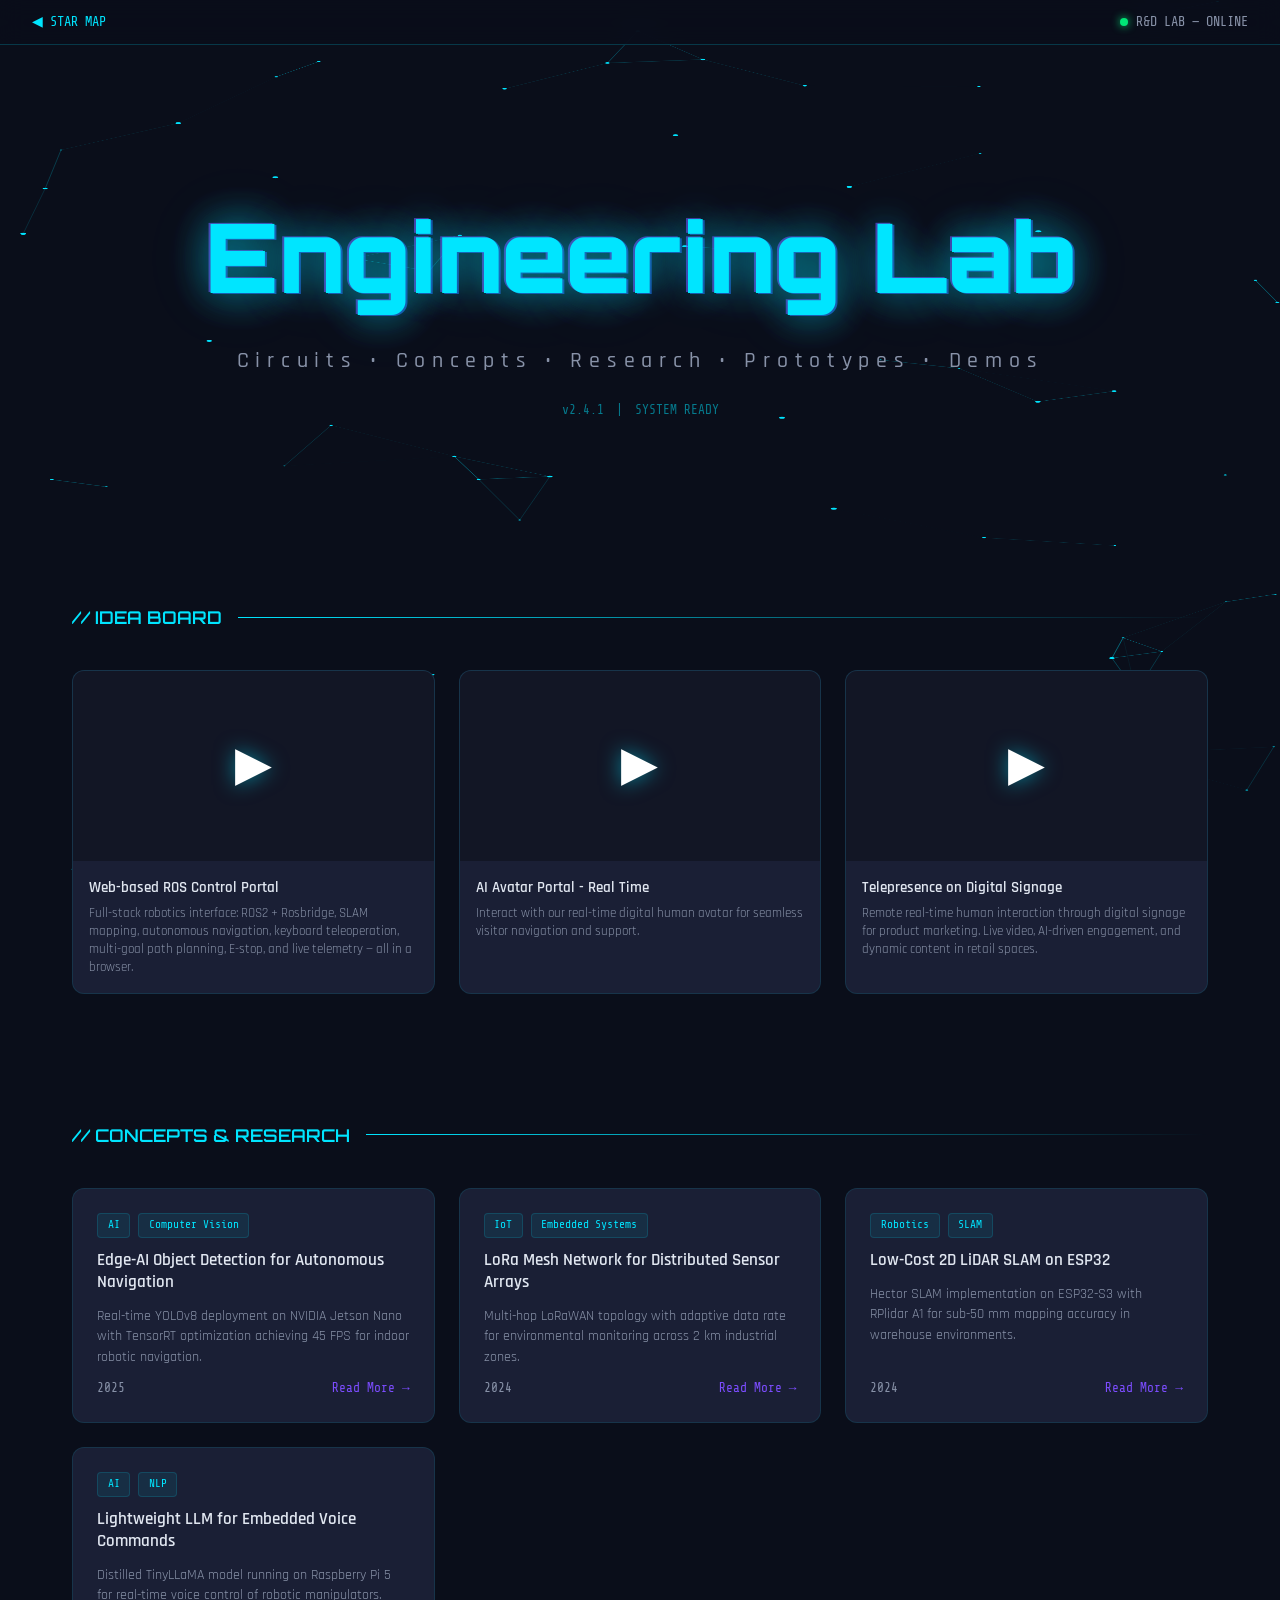
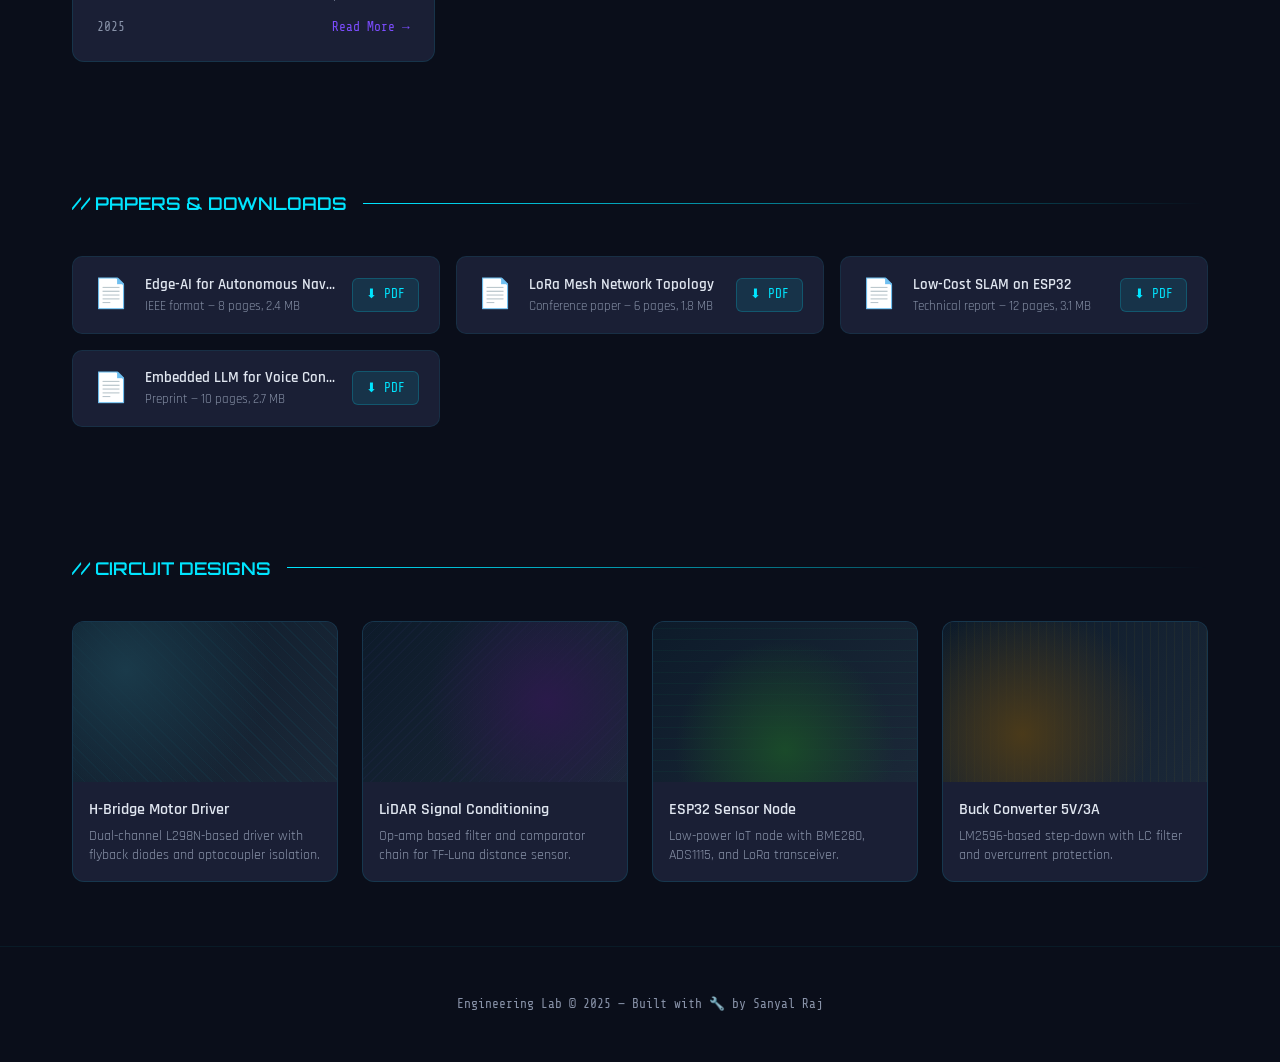
<file: lab.html>
<!DOCTYPE html>
<html lang="en">

<head>
	<meta charset="UTF-8" />
	<meta http-equiv="X-UA-Compatible" content="IE=edge" />
	<meta name="viewport" content="width=device-width, initial-scale=1.0" />
	<link rel="stylesheet" href="./reset.css" />
	<link rel="stylesheet" href="./lab.css" />
	<link
		href="https://fonts.googleapis.com/css2?family=Orbitron:wght@400;500;600;700;800;900&family=Rajdhani:wght@300;400;500;600;700&family=Share+Tech+Mono&display=swap"
		rel="stylesheet">
	<title>Engineering Lab</title>
</head>

<body>
	<canvas id="bg-canvas"></canvas>

	<nav class="top-bar">
		<a href="./index.html" class="back-link">◀ STAR MAP</a>
		<div class="top-bar-status">
			<span class="status-indicator"></span>
			<span class="status-text">R&D LAB — ONLINE</span>
		</div>
	</nav>

	<header class="hero">
		<div class="hero-glitch" data-text="Engineering Lab">Engineering Lab</div>
		<p class="hero-sub">Circuits • Concepts • Research • Prototypes • Demos</p>
		<div class="hero-specs">
			<span>v2.4.1</span>
			<span>|</span>
			<span>SYSTEM READY</span>
		</div>
	</header>

	<section class="section" id="videos">
		<div class="section-header">
			<h2>// IDEA BOARD</h2>
			<div class="section-line"></div>
		</div>
		<div class="video-grid">
			<div class="video-card youtube-card" data-video="NODD8JwxhuA">
				<div class="video-thumb">
					<div class="placeholder-vid v1" style="background-image:url(https://img.youtube.com/vi/NODD8JwxhuA/maxresdefault.jpg);background-size:cover;background-position:center;"></div>
					<div class="play-overlay">▶</div>
					<div class="yt-hover-frame"></div>
				</div>
				<h3>Web-based ROS Control Portal</h3>
				<p class="video-desc">Full-stack robotics interface: ROS2 + Rosbridge, SLAM mapping, autonomous navigation, keyboard teleoperation, multi-goal path planning, E-stop, and live telemetry — all in a browser.</p>
			</div>
			<div class="video-card youtube-card" data-video="304UPcs5T58">
				<div class="video-thumb">
					<div class="placeholder-vid v2" style="background-image:url(https://img.youtube.com/vi/304UPcs5T58/maxresdefault.jpg);background-size:cover;background-position:center;"></div>
					<div class="play-overlay">▶</div>
					<div class="yt-hover-frame"></div>
				</div>
				<h3>AI Avatar Portal - Real Time</h3>
				<p class="video-desc">Interact with our real-time digital human avatar for seamless visitor navigation and support.</p>
			</div>
			<div class="video-card youtube-card" data-video="MteoDYVD4Z0">
				<div class="video-thumb">
					<div class="placeholder-vid v3" style="background-image:url(https://img.youtube.com/vi/MteoDYVD4Z0/maxresdefault.jpg);background-size:cover;background-position:center;"></div>
					<div class="play-overlay">▶</div>
					<div class="yt-hover-frame"></div>
				</div>
				<h3>Telepresence on Digital Signage</h3>
				<p class="video-desc">Remote real-time human interaction through digital signage for product marketing. Live video, AI-driven engagement, and dynamic content in retail spaces.</p>
			</div>
		</div>

		<div class="modal-overlay" id="video-modal">
			<div class="modal-content">
				<div class="modal-header">
					<span class="modal-title">Web-based ROS Control Portal</span>
					<div class="modal-controls">
						<button class="modal-sound-btn" id="modal-sound-toggle" title="Toggle sound">🔇</button>
						<button class="modal-close-btn" id="modal-close">✕</button>
					</div>
				</div>
				<div class="modal-body" id="modal-body">
					<div id="modal-player"></div>
				</div>
			</div>
		</div>
	</section>

	<section class="section" id="research">
		<div class="section-header">
			<h2>// CONCEPTS & RESEARCH</h2>
			<div class="section-line"></div>
		</div>
		<div class="research-grid">
			<article class="research-card">
				<div class="card-tags">
					<span class="tag">AI</span>
					<span class="tag">Computer Vision</span>
				</div>
				<h3>Edge-AI Object Detection for Autonomous Navigation</h3>
				<p class="card-abstract">Real-time YOLOv8 deployment on NVIDIA Jetson Nano with TensorRT optimization achieving 45 FPS for indoor robotic navigation.</p>
				<div class="card-meta">
					<span>2025</span>
					<a href="#" class="card-link">Read More →</a>
				</div>
			</article>
			<article class="research-card">
				<div class="card-tags">
					<span class="tag">IoT</span>
					<span class="tag">Embedded Systems</span>
				</div>
				<h3>LoRa Mesh Network for Distributed Sensor Arrays</h3>
				<p class="card-abstract">Multi-hop LoRaWAN topology with adaptive data rate for environmental monitoring across 2 km industrial zones.</p>
				<div class="card-meta">
					<span>2024</span>
					<a href="#" class="card-link">Read More →</a>
				</div>
			</article>
			<article class="research-card">
				<div class="card-tags">
					<span class="tag">Robotics</span>
					<span class="tag">SLAM</span>
				</div>
				<h3>Low-Cost 2D LiDAR SLAM on ESP32</h3>
				<p class="card-abstract">Hector SLAM implementation on ESP32-S3 with RPlidar A1 for sub-50 mm mapping accuracy in warehouse environments.</p>
				<div class="card-meta">
					<span>2024</span>
					<a href="#" class="card-link">Read More →</a>
				</div>
			</article>
			<article class="research-card">
				<div class="card-tags">
					<span class="tag">AI</span>
					<span class="tag">NLP</span>
				</div>
				<h3>Lightweight LLM for Embedded Voice Commands</h3>
				<p class="card-abstract">Distilled TinyLLaMA model running on Raspberry Pi 5 for real-time voice control of robotic manipulators.</p>
				<div class="card-meta">
					<span>2025</span>
					<a href="#" class="card-link">Read More →</a>
				</div>
			</article>
		</div>
	</section>

	<section class="section" id="papers">
		<div class="section-header">
			<h2>// PAPERS & DOWNLOADS</h2>
			<div class="section-line"></div>
		</div>
		<div class="papers-grid">
			<div class="paper-card">
				<div class="paper-icon">📄</div>
				<div class="paper-info">
					<h3>Edge-AI for Autonomous Navigation</h3>
					<p>IEEE format — 8 pages, 2.4 MB</p>
				</div>
				<a href="#" class="download-btn">⬇ PDF</a>
			</div>
			<div class="paper-card">
				<div class="paper-icon">📄</div>
				<div class="paper-info">
					<h3>LoRa Mesh Network Topology</h3>
					<p>Conference paper — 6 pages, 1.8 MB</p>
				</div>
				<a href="#" class="download-btn">⬇ PDF</a>
			</div>
			<div class="paper-card">
				<div class="paper-icon">📄</div>
				<div class="paper-info">
					<h3>Low-Cost SLAM on ESP32</h3>
					<p>Technical report — 12 pages, 3.1 MB</p>
				</div>
				<a href="#" class="download-btn">⬇ PDF</a>
			</div>
			<div class="paper-card">
				<div class="paper-icon">📄</div>
				<div class="paper-info">
					<h3>Embedded LLM for Voice Control</h3>
					<p>Preprint — 10 pages, 2.7 MB</p>
				</div>
				<a href="#" class="download-btn">⬇ PDF</a>
			</div>
		</div>
	</section>

	<section class="section" id="circuits">
		<div class="section-header">
			<h2>// CIRCUIT DESIGNS</h2>
			<div class="section-line"></div>
		</div>
		<div class="circuit-grid">
			<div class="circuit-card">
				<div class="circuit-preview">
					<div class="placeholder-graphic pcb-1"></div>
					<div class="circuit-overlay">
						<span>H-Bridge Motor Driver</span>
					</div>
				</div>
				<div class="circuit-info">
					<h3>H-Bridge Motor Driver</h3>
					<p>Dual-channel L298N-based driver with flyback diodes and optocoupler isolation.</p>
				</div>
			</div>
			<div class="circuit-card">
				<div class="circuit-preview">
					<div class="placeholder-graphic pcb-2"></div>
					<div class="circuit-overlay">
						<span>LiDAR Signal Cond.</span>
					</div>
				</div>
				<div class="circuit-info">
					<h3>LiDAR Signal Conditioning</h3>
					<p>Op-amp based filter and comparator chain for TF-Luna distance sensor.</p>
				</div>
			</div>
			<div class="circuit-card">
				<div class="circuit-preview">
					<div class="placeholder-graphic pcb-3"></div>
					<div class="circuit-overlay">
						<span>ESP32 Sensor Node</span>
					</div>
				</div>
				<div class="circuit-info">
					<h3>ESP32 Sensor Node</h3>
					<p>Low-power IoT node with BME280, ADS1115, and LoRa transceiver.</p>
				</div>
			</div>
			<div class="circuit-card">
				<div class="circuit-preview">
					<div class="placeholder-graphic pcb-4"></div>
					<div class="circuit-overlay">
						<span>Buck Converter 5V/3A</span>
					</div>
				</div>
				<div class="circuit-info">
					<h3>Buck Converter 5V/3A</h3>
					<p>LM2596-based step-down with LC filter and overcurrent protection.</p>
				</div>
			</div>
		</div>
	</section>

	<footer class="lab-footer">
		<p>Engineering Lab © 2025 — Built with 🔧 by Sanyal Raj</p>
	</footer>

	<script>
		let pendingYT = null;
		function onYouTubeIframeAPIReady() {
			if (pendingYT) {
				ytPlayer = new YT.Player('modal-player', {
					videoId: pendingYT,
					playerVars: {
						autoplay: 1,
						mute: 1,
						controls: 1,
						rel: 0,
						modestbranding: 1
					},
					events: {
						onReady: () => {
							playerReady = true;
							soundOn = false;
							ytPlayer.mute();
							soundToggle.textContent = '🔇';
						}
					}
				});
				pendingYT = null;
			}
		}
	</script>
	<script src="https://www.youtube.com/iframe_api"></script>
<script>
	const canvas = document.getElementById('bg-canvas');
		const ctx = canvas.getContext('2d');
		let w, h;

		function resize() {
			w = canvas.width = window.innerWidth;
			h = canvas.height = document.body.scrollHeight;
		}
		resize();
		window.addEventListener('resize', resize);

		const nodes = [];
		const NODE_COUNT = 60;

		class Node {
			constructor() {
				this.reset();
			}
			reset() {
				this.x = Math.random() * w;
				this.y = Math.random() * h;
				this.vx = (Math.random() - 0.5) * 0.6;
				this.vy = (Math.random() - 0.5) * 0.6;
				this.r = Math.random() * 2 + 1;
			}
			update() {
				this.x += this.vx;
				this.y += this.vy;
				if (this.x < 0 || this.x > w) this.vx *= -1;
				if (this.y < 0 || this.y > h) this.vy *= -1;
			}
			draw() {
				ctx.beginPath();
				ctx.arc(this.x, this.y, this.r, 0, Math.PI * 2);
				ctx.fillStyle = '#00e5ff';
				ctx.fill();
			}
		}

		for (let i = 0; i < NODE_COUNT; i++) nodes.push(new Node());

		function animate() {
			ctx.clearRect(0, 0, w, h);
			for (const n of nodes) {
				n.update();
				n.draw();
			}
			for (let i = 0; i < nodes.length; i++) {
				for (let j = i + 1; j < nodes.length; j++) {
					const dx = nodes[i].x - nodes[j].x;
					const dy = nodes[i].y - nodes[j].y;
					const dist = Math.sqrt(dx * dx + dy * dy);
					if (dist < 180) {
						ctx.beginPath();
						ctx.moveTo(nodes[i].x, nodes[i].y);
						ctx.lineTo(nodes[j].x, nodes[j].y);
						ctx.strokeStyle = `rgba(0, 229, 255, ${1 - dist / 180})`;
						ctx.lineWidth = 0.6;
						ctx.stroke();
					}
				}
			}
			requestAnimationFrame(animate);
		}
		animate();

		// ── YouTube Hover & Modal ──
		let ytPlayer = null;
		let playerReady = false;
		let soundOn = false;

		const modal = document.getElementById('video-modal');
		const modalTitle = document.querySelector('.modal-title');
		const modalClose = document.getElementById('modal-close');
		const soundToggle = document.getElementById('modal-sound-toggle');

		document.querySelectorAll('.youtube-card').forEach(card => {
			const videoId = card.dataset.video;
			const hoverFrame = card.querySelector('.yt-hover-frame');
			const title = card.querySelector('h3')?.textContent;
			let hoverIframe = null;
			let hoverTimer = null;

			function createHoverPlayer() {
				if (hoverIframe) return;
				hoverIframe = document.createElement('iframe');
				hoverIframe.src = `https://www.youtube.com/embed/${videoId}?autoplay=1&mute=1&loop=1&playlist=${videoId}&controls=0&showinfo=0&rel=0&modestbranding=1`;
				hoverIframe.allow = 'autoplay';
				hoverIframe.style.cssText = 'position:absolute;inset:0;width:100%;height:100%;border:0;pointer-events:none;z-index:2;';
				hoverFrame.appendChild(hoverIframe);
			}

			function removeHoverPlayer() {
				if (hoverIframe) {
					hoverIframe.remove();
					hoverIframe = null;
				}
			}

			card.addEventListener('mouseenter', () => {
				clearTimeout(hoverTimer);
				hoverTimer = setTimeout(createHoverPlayer, 200);
			});

			card.addEventListener('mouseleave', () => {
				clearTimeout(hoverTimer);
				removeHoverPlayer();
			});

			card.addEventListener('click', () => {
				modalTitle.textContent = title;
				modal.classList.add('open');
				document.body.style.overflow = 'hidden';

				if (playerReady && ytPlayer) {
					ytPlayer.loadVideoById(videoId);
					ytPlayer.mute();
					soundOn = false;
					soundToggle.textContent = '🔇';
				} else if (typeof YT !== 'undefined' && YT.loaded) {
					ytPlayer = new YT.Player('modal-player', {
						videoId: videoId,
						playerVars: {
							autoplay: 1,
							mute: 1,
							controls: 1,
							rel: 0,
							modestbranding: 1
						},
						events: {
							onReady: () => {
								playerReady = true;
								soundOn = false;
								ytPlayer.mute();
								soundToggle.textContent = '🔇';
							}
						}
					});
				} else {
					pendingYT = videoId;
				}
			});
		});

		function closeModal() {
			modal.classList.remove('open');
			document.body.style.overflow = '';
			if (ytPlayer) ytPlayer.stopVideo();
		}

		modalClose?.addEventListener('click', closeModal);
		modal?.addEventListener('click', (e) => {
			if (e.target === modal) closeModal();
		});
		document.addEventListener('keydown', (e) => {
			if (e.key === 'Escape') closeModal();
		});

		soundToggle?.addEventListener('click', () => {
			if (!playerReady || !ytPlayer) return;
			soundOn = !soundOn;
			if (soundOn) {
				ytPlayer.unMute();
				soundToggle.textContent = '🔊';
			} else {
				ytPlayer.mute();
				soundToggle.textContent = '🔇';
			}
		});
	</script>
</body>

</html>
</file>
<file: about.css>
/* ═══════════════════════════════════════════
   GAME UI — ABOUT PAGE STYLESHEET
   Inspired by sci-fi HUD / RPG interfaces
   ═══════════════════════════════════════════ */

/* --- Design Tokens --- */
:root {
    --bg-dark: #0a0a1a;
    --bg-panel: rgba(10, 15, 30, 0.85);
    --bg-panel-hover: rgba(15, 22, 45, 0.92);
    --border-glow: rgba(255, 165, 0, 0.3);
    --border-dim: rgba(255, 255, 255, 0.06);
    --accent: #ffa500;
    --accent-bright: #ffcc33;
    --accent-dim: rgba(255, 165, 0, 0.15);
    --legendary: #ff8c00;
    --epic: #a855f7;
    --rare: #3b82f6;
    --common: #22c55e;
    --text-primary: #e8e8f0;
    --text-secondary: #8888aa;
    --text-muted: #555577;
    --font-display: 'Orbitron', sans-serif;
    --font-body: 'Rajdhani', sans-serif;
    --font-mono: 'Share Tech Mono', monospace;
    --panel-radius: 12px;
    --glow-sm: 0 0 8px rgba(255, 165, 0, 0.2);
    --glow-md: 0 0 20px rgba(255, 165, 0, 0.15);
    --glow-lg: 0 0 40px rgba(255, 165, 0, 0.1);
}

/* --- Base Reset & Body --- */
*, *::before, *::after {
    box-sizing: border-box;
}

html {
    scroll-behavior: smooth;
}

body {
    background: var(--bg-dark);
    color: var(--text-primary);
    font-family: var(--font-body);
    font-weight: 400;
    font-size: 16px;
    line-height: 1.6;
    overflow-x: hidden;
    min-height: 100vh;
}

/* --- Background Effects --- */
.grid-bg {
    position: fixed;
    inset: 0;
    background-image: 
        linear-gradient(rgba(255,165,0,0.03) 1px, transparent 1px),
        linear-gradient(90deg, rgba(255,165,0,0.03) 1px, transparent 1px);
    background-size: 60px 60px;
    pointer-events: none;
    z-index: 0;
}

.scanline-overlay {
    position: fixed;
    inset: 0;
    background: repeating-linear-gradient(
        0deg,
        transparent,
        transparent 2px,
        rgba(0,0,0,0.05) 2px,
        rgba(0,0,0,0.05) 4px
    );
    pointer-events: none;
    z-index: 9999;
}

#particles {
    position: fixed;
    inset: 0;
    pointer-events: none;
    z-index: 1;
}

/* --- HUD Navigation Bar --- */
.hud-bar {
    position: fixed;
    top: 0;
    left: 0;
    right: 0;
    height: 56px;
    background: rgba(8, 8, 20, 0.95);
    backdrop-filter: blur(16px);
    border-bottom: 1px solid var(--border-glow);
    display: flex;
    align-items: center;
    justify-content: space-between;
    padding: 0 2rem;
    z-index: 1000;
    box-shadow: var(--glow-sm);
}

.hud-back {
    display: flex;
    align-items: center;
    gap: 0.5rem;
    color: var(--accent);
    text-decoration: none;
    font-family: var(--font-display);
    font-size: 0.75rem;
    font-weight: 600;
    letter-spacing: 0.15em;
    transition: all 0.2s ease;
}

.hud-back:hover {
    color: var(--accent-bright);
    text-shadow: 0 0 12px var(--accent);
}

.hud-back-icon {
    font-size: 0.9rem;
    transition: transform 0.2s ease;
}

.hud-back:hover .hud-back-icon {
    transform: translateX(-4px);
}

.hud-title {
    font-family: var(--font-display);
    font-size: 0.85rem;
    font-weight: 700;
    letter-spacing: 0.2em;
    color: var(--text-primary);
}

.hud-blink {
    color: var(--accent);
    animation: blink 2s infinite;
}

@keyframes blink {
    0%, 100% { opacity: 1; }
    50% { opacity: 0.3; }
}

.hud-status {
    display: flex;
    align-items: center;
    gap: 0.5rem;
    font-family: var(--font-mono);
    font-size: 0.8rem;
    color: var(--common);
    letter-spacing: 0.05em;
}

.status-dot {
    width: 8px;
    height: 8px;
    border-radius: 50%;
    background: var(--common);
    box-shadow: 0 0 8px var(--common);
    animation: pulse-dot 2s infinite;
}

@keyframes pulse-dot {
    0%, 100% { box-shadow: 0 0 6px var(--common); }
    50% { box-shadow: 0 0 16px var(--common), 0 0 24px var(--common); }
}

/* --- Main Layout --- */
.game-layout {
    display: grid;
    grid-template-columns: 320px 1fr;
    gap: 2rem;
    max-width: 1300px;
    margin: 0 auto;
    padding: 80px 2rem 4rem 2rem;
    position: relative;
    z-index: 10;
}

/* --- Character Card (Left Sidebar) --- */
.character-card {
    position: sticky;
    top: 80px;
    height: fit-content;
    max-height: calc(100vh - 100px);
    overflow-y: auto;
    background: var(--bg-panel);
    border: 1px solid var(--border-glow);
    border-radius: var(--panel-radius);
    padding: 2rem 1.5rem;
    text-align: center;
    box-shadow: var(--glow-md);
    transition: border-color 0.3s ease;
}

.character-card:hover {
    border-color: rgba(255, 165, 0, 0.5);
}

/* Avatar */
.avatar-frame {
    position: relative;
    width: 180px;
    height: 180px;
    margin: 0 auto 1.5rem;
}

.avatar-ring {
    position: absolute;
    inset: -6px;
    border-radius: 50%;
    border: 2px solid var(--accent);
    box-shadow: var(--glow-sm), inset var(--glow-sm);
    animation: ring-rotate 8s linear infinite;
}

@keyframes ring-rotate {
    0% { border-color: var(--accent); box-shadow: 0 0 8px rgba(255,165,0,0.3), inset 0 0 8px rgba(255,165,0,0.1); }
    33% { border-color: var(--epic); box-shadow: 0 0 8px rgba(168,85,247,0.3), inset 0 0 8px rgba(168,85,247,0.1); }
    66% { border-color: var(--rare); box-shadow: 0 0 8px rgba(59,130,246,0.3), inset 0 0 8px rgba(59,130,246,0.1); }
    100% { border-color: var(--accent); box-shadow: 0 0 8px rgba(255,165,0,0.3), inset 0 0 8px rgba(255,165,0,0.1); }
}

.avatar-img {
    width: 100%;
    height: 100%;
    object-fit: cover;
    border-radius: 50%;
    display: block;
    border: 3px solid var(--bg-dark);
}

.avatar-level {
    position: absolute;
    bottom: -4px;
    right: -4px;
    background: linear-gradient(135deg, #ff6600, #ffa500);
    border: 2px solid var(--bg-dark);
    border-radius: 8px;
    padding: 2px 10px;
    font-family: var(--font-display);
    font-size: 0.65rem;
    font-weight: 700;
    color: #000;
    display: flex;
    flex-direction: column;
    align-items: center;
    line-height: 1.2;
    box-shadow: var(--glow-sm);
}

.avatar-level strong {
    font-size: 1rem;
}

/* Name Plate */
.name-plate {
    margin-bottom: 1.5rem;
}

.name-plate h1 {
    font-family: var(--font-display);
    font-size: 1.5rem;
    font-weight: 800;
    letter-spacing: 0.15em;
    color: #ffffff;
    margin-bottom: 0;
    line-height: 1.3;
}

.class-title {
    font-family: var(--font-display);
    font-size: 0.85rem;
    font-weight: 500;
    letter-spacing: 0.3em;
    color: var(--text-secondary);
    margin-bottom: 1rem;
}

.role-badge {
    display: inline-flex;
    align-items: center;
    gap: 0.4rem;
    background: var(--accent-dim);
    border: 1px solid var(--border-glow);
    border-radius: 6px;
    padding: 0.35rem 0.8rem;
    font-family: var(--font-display);
    font-size: 0.7rem;
    font-weight: 600;
    color: var(--accent);
    letter-spacing: 0.05em;
    margin-bottom: 0.3rem;
}

.role-sub {
    font-size: 0.85rem;
    color: var(--text-secondary);
    margin-top: 0.3rem;
}

/* Quick Stats */
.quick-stats {
    display: grid;
    grid-template-columns: repeat(3, 1fr);
    gap: 0.5rem;
    margin-bottom: 1.5rem;
    padding: 1rem 0;
    border-top: 1px solid var(--border-dim);
    border-bottom: 1px solid var(--border-dim);
}

.stat-item {
    display: flex;
    flex-direction: column;
}

.stat-value {
    font-family: var(--font-display);
    font-size: 1.3rem;
    font-weight: 700;
    color: var(--accent);
    line-height: 1.2;
}

.stat-label {
    font-size: 0.7rem;
    color: var(--text-muted);
    text-transform: uppercase;
    letter-spacing: 0.08em;
}

/* Contact Links */
.contact-links {
    display: flex;
    flex-direction: column;
    gap: 0.5rem;
    margin-bottom: 1rem;
}

.contact-btn {
    display: flex;
    align-items: center;
    gap: 0.6rem;
    padding: 0.5rem 0.8rem;
    background: rgba(255, 255, 255, 0.03);
    border: 1px solid var(--border-dim);
    border-radius: 8px;
    color: var(--text-primary);
    text-decoration: none;
    font-size: 0.85rem;
    transition: all 0.2s ease;
}

.contact-btn:hover {
    background: var(--accent-dim);
    border-color: var(--border-glow);
    color: var(--accent);
    transform: translateX(4px);
}

.contact-icon {
    width: 1.2rem;
    text-align: center;
    flex-shrink: 0;
}

.location-tag {
    font-size: 0.8rem;
    color: var(--text-secondary);
    padding-top: 0.5rem;
}

/* ═══════════════ GAME PANELS ═══════════════ */
.game-panel {
    background: var(--bg-panel);
    border: 1px solid var(--border-dim);
    border-radius: var(--panel-radius);
    margin-bottom: 1.5rem;
    overflow: hidden;
    transition: all 0.3s ease;
    opacity: 0;
    transform: translateY(20px);
}

.game-panel.visible {
    opacity: 1;
    transform: translateY(0);
}

.game-panel:hover {
    border-color: var(--border-glow);
    box-shadow: var(--glow-md);
}

.panel-header {
    display: flex;
    align-items: center;
    gap: 0.8rem;
    padding: 1rem 1.5rem;
    background: rgba(255, 165, 0, 0.04);
    border-bottom: 1px solid var(--border-dim);
}

.panel-icon {
    color: var(--accent);
    font-size: 1rem;
}

.panel-header h2 {
    font-family: var(--font-display);
    font-size: 0.9rem;
    font-weight: 700;
    letter-spacing: 0.15em;
    color: var(--accent);
    white-space: nowrap;
}

.panel-line {
    flex: 1;
    height: 1px;
    background: linear-gradient(90deg, var(--border-glow), transparent);
}

.panel-body {
    padding: 1.5rem;
}

/* --- Mission Briefing --- */
.briefing-text {
    font-size: 1rem;
    color: var(--text-secondary);
    line-height: 1.8;
    margin-bottom: 1rem;
}

.briefing-text strong {
    color: var(--text-primary);
}

.briefing-highlight {
    background: var(--accent-dim);
    border-left: 3px solid var(--accent);
    padding: 0.8rem 1rem;
    border-radius: 0 8px 8px 0;
    font-size: 0.95rem;
    color: var(--text-primary);
}

.highlight-marker {
    color: var(--accent);
    margin-right: 0.3rem;
}

/* --- Stats Grid --- */
.stats-grid {
    display: grid;
    grid-template-columns: repeat(auto-fit, minmax(180px, 1fr));
    gap: 1rem;
}

.stat-block {
    background: rgba(255, 255, 255, 0.02);
    border: 1px solid var(--border-dim);
    border-radius: 10px;
    padding: 1.2rem;
    text-align: center;
    transition: all 0.3s ease;
    opacity: 0;
    transform: scale(0.95);
}

.stat-block.visible {
    opacity: 1;
    transform: scale(1);
}

.stat-block:hover {
    border-color: var(--border-glow);
    background: rgba(255, 165, 0, 0.04);
    transform: translateY(-4px) scale(1);
    box-shadow: var(--glow-sm);
}

.stat-block-header {
    display: flex;
    align-items: center;
    justify-content: center;
    gap: 0.4rem;
    margin-bottom: 0.6rem;
}

.stat-block-icon {
    font-size: 1.1rem;
}

.stat-block-label {
    font-family: var(--font-display);
    font-size: 0.6rem;
    font-weight: 600;
    letter-spacing: 0.12em;
    color: var(--text-muted);
}

.stat-block-value {
    font-family: var(--font-display);
    font-size: 1.6rem;
    font-weight: 800;
    color: var(--accent);
    line-height: 1.2;
    margin-bottom: 0.3rem;
    text-shadow: 0 0 10px rgba(255, 165, 0, 0.3);
}

.stat-block-sub {
    font-size: 0.8rem;
    color: var(--text-muted);
}

/* --- Skill Tree / XP Bars --- */
.skill-tree {
    display: flex;
    flex-direction: column;
    gap: 1.8rem;
}

.branch-title {
    font-family: var(--font-display);
    font-size: 0.8rem;
    font-weight: 700;
    letter-spacing: 0.1em;
    color: var(--text-primary);
    margin-bottom: 0.8rem;
    display: flex;
    align-items: center;
    gap: 0.5rem;
}

.branch-icon {
    font-size: 1.1rem;
}

.xp-bars {
    display: flex;
    flex-direction: column;
    gap: 0.7rem;
}

.xp-row {
    display: grid;
    grid-template-columns: 200px 1fr 32px;
    align-items: center;
    gap: 0.8rem;
}

.xp-name {
    font-size: 0.85rem;
    color: var(--text-secondary);
    white-space: nowrap;
    overflow: hidden;
    text-overflow: ellipsis;
}

.xp-bar {
    height: 10px;
    background: rgba(255, 255, 255, 0.06);
    border-radius: 5px;
    overflow: hidden;
    position: relative;
}

.xp-fill {
    height: 100%;
    border-radius: 5px;
    background: linear-gradient(90deg, var(--accent), var(--accent-bright));
    box-shadow: 0 0 8px rgba(255, 165, 0, 0.4);
    width: 0%;
    transition: width 1.5s cubic-bezier(0.22, 1, 0.36, 1);
    position: relative;
}

.game-panel.visible .xp-fill {
    width: var(--target-width, 0%);
}

.xp-fill::after {
    content: '';
    position: absolute;
    right: 0;
    top: 0;
    bottom: 0;
    width: 20px;
    background: linear-gradient(90deg, transparent, rgba(255,255,255,0.3));
    border-radius: 0 5px 5px 0;
}

.xp-pct {
    font-family: var(--font-mono);
    font-size: 0.8rem;
    color: var(--accent);
    text-align: right;
    min-width: 30px;
}

/* --- Quest Log (Timeline) --- */
.quest-timeline {
    display: flex;
    flex-direction: column;
    gap: 0;
}

.quest-item {
    display: flex;
    gap: 1.2rem;
    padding: 1.5rem 0;
    opacity: 0;
    transform: translateX(-20px);
    transition: all 0.5s ease;
}

.quest-item.visible {
    opacity: 1;
    transform: translateX(0);
}

.quest-item + .quest-item {
    border-top: 1px solid var(--border-dim);
}

.quest-marker {
    display: flex;
    flex-direction: column;
    align-items: center;
    flex-shrink: 0;
    width: 20px;
    padding-top: 4px;
}

.quest-dot {
    width: 12px;
    height: 12px;
    border-radius: 50%;
    flex-shrink: 0;
}

.quest-item.active .quest-dot {
    background: var(--accent);
    box-shadow: 0 0 12px var(--accent);
    animation: pulse-dot 2s infinite;
}

.quest-item.completed .quest-dot {
    background: var(--common);
    box-shadow: 0 0 8px var(--common);
}

.quest-line {
    flex: 1;
    width: 2px;
    background: linear-gradient(180deg, var(--border-glow), transparent);
    margin-top: 6px;
}

.quest-content {
    flex: 1;
    min-width: 0;
}

.quest-header {
    display: flex;
    justify-content: space-between;
    align-items: center;
    flex-wrap: wrap;
    gap: 0.5rem;
    margin-bottom: 0.4rem;
}

.quest-status {
    font-family: var(--font-mono);
    font-size: 0.75rem;
    font-weight: 700;
    letter-spacing: 0.08em;
    padding: 2px 8px;
    border-radius: 4px;
}

.quest-status.active {
    color: var(--accent);
    background: var(--accent-dim);
    border: 1px solid var(--border-glow);
}

.quest-status.completed {
    color: var(--common);
    background: rgba(34, 197, 94, 0.1);
    border: 1px solid rgba(34, 197, 94, 0.2);
}

.quest-date {
    font-family: var(--font-mono);
    font-size: 0.8rem;
    color: var(--text-muted);
}

.quest-title {
    font-family: var(--font-display);
    font-size: 1rem;
    font-weight: 700;
    color: var(--text-primary);
    letter-spacing: 0.03em;
    margin-bottom: 0.2rem;
}

.quest-org {
    font-size: 0.9rem;
    color: var(--text-secondary);
    margin-bottom: 0.8rem;
}

.quest-objectives {
    list-style: none;
    padding: 0;
    margin: 0;
    display: flex;
    flex-direction: column;
    gap: 0.5rem;
}

.quest-objectives li {
    display: flex;
    align-items: flex-start;
    gap: 0.6rem;
    font-size: 0.9rem;
    color: var(--text-secondary);
    line-height: 1.5;
}

.obj-check {
    flex-shrink: 0;
    color: var(--common);
    font-size: 0.8rem;
    margin-top: 2px;
}

.obj-check.legendary {
    color: var(--legendary);
    text-shadow: 0 0 8px var(--legendary);
}

/* --- Achievements --- */
.achievements-grid {
    display: grid;
    grid-template-columns: repeat(auto-fit, minmax(300px, 1fr));
    gap: 1rem;
}

.achievement-badge {
    display: flex;
    align-items: flex-start;
    gap: 1rem;
    padding: 1rem;
    background: rgba(255, 255, 255, 0.02);
    border: 1px solid var(--border-dim);
    border-radius: 10px;
    transition: all 0.3s ease;
    opacity: 0;
    transform: scale(0.9);
}

.achievement-badge.visible {
    opacity: 1;
    transform: scale(1);
}

.achievement-badge:hover {
    border-color: var(--border-glow);
    background: rgba(255, 165, 0, 0.04);
    transform: translateY(-3px) scale(1);
    box-shadow: var(--glow-sm);
}

.badge-icon {
    font-size: 1.8rem;
    width: 3rem;
    height: 3rem;
    display: flex;
    align-items: center;
    justify-content: center;
    border-radius: 10px;
    flex-shrink: 0;
}

.badge-icon.legendary {
    background: rgba(255, 140, 0, 0.12);
    border: 1px solid rgba(255, 140, 0, 0.3);
    box-shadow: 0 0 12px rgba(255, 140, 0, 0.2);
}

.badge-icon.epic {
    background: rgba(168, 85, 247, 0.12);
    border: 1px solid rgba(168, 85, 247, 0.3);
    box-shadow: 0 0 12px rgba(168, 85, 247, 0.2);
}

.badge-icon.rare {
    background: rgba(59, 130, 246, 0.12);
    border: 1px solid rgba(59, 130, 246, 0.3);
    box-shadow: 0 0 12px rgba(59, 130, 246, 0.2);
}

.badge-icon.common {
    background: rgba(34, 197, 94, 0.12);
    border: 1px solid rgba(34, 197, 94, 0.3);
}

.badge-info h4 {
    font-family: var(--font-display);
    font-size: 0.85rem;
    font-weight: 700;
    color: var(--text-primary);
    letter-spacing: 0.05em;
    margin-bottom: 0.2rem;
}

.badge-info p {
    font-size: 0.85rem;
    color: var(--text-muted);
    line-height: 1.4;
}

/* --- Education --- */
.education-cards {
    display: grid;
    grid-template-columns: repeat(auto-fit, minmax(280px, 1fr));
    gap: 1rem;
}

.edu-card {
    display: flex;
    align-items: flex-start;
    gap: 1rem;
    padding: 1.2rem;
    background: rgba(255, 255, 255, 0.02);
    border: 1px solid var(--border-dim);
    border-radius: 10px;
    transition: all 0.2s ease;
}

.edu-card:hover {
    border-color: var(--border-glow);
    background: var(--accent-dim);
}

.edu-icon {
    font-size: 1.6rem;
    flex-shrink: 0;
}

.edu-details h4 {
    font-family: var(--font-display);
    font-size: 0.85rem;
    font-weight: 700;
    color: var(--text-primary);
    letter-spacing: 0.03em;
}

.edu-field {
    color: var(--accent);
    font-size: 0.9rem;
    margin-bottom: 0.2rem;
}

.edu-school {
    font-size: 0.85rem;
    color: var(--text-muted);
}

.edu-year {
    font-family: var(--font-mono);
    font-size: 0.75rem;
    color: var(--text-muted);
    background: rgba(255, 255, 255, 0.04);
    padding: 2px 8px;
    border-radius: 4px;
    display: inline-block;
    margin-top: 0.4rem;
}

/* --- Intel Grid --- */
.intel-grid {
    display: flex;
    flex-direction: column;
    gap: 0.8rem;
}

.intel-item {
    display: flex;
    gap: 1rem;
    padding: 0.8rem 1rem;
    background: rgba(255, 255, 255, 0.02);
    border-radius: 8px;
    border: 1px solid var(--border-dim);
}

.intel-key {
    font-family: var(--font-display);
    font-size: 0.7rem;
    font-weight: 600;
    color: var(--accent);
    letter-spacing: 0.08em;
    text-transform: uppercase;
    min-width: 90px;
    flex-shrink: 0;
    padding-top: 2px;
}

.intel-val {
    font-size: 0.9rem;
    color: var(--text-secondary);
}

/* --- Footer Actions --- */
.footer-actions {
    display: flex;
    gap: 1rem;
    flex-wrap: wrap;
    margin-top: 0.5rem;
    margin-bottom: 2rem;
}

.action-btn {
    display: inline-flex;
    align-items: center;
    gap: 0.6rem;
    padding: 0.9rem 1.8rem;
    border-radius: 8px;
    font-family: var(--font-display);
    font-size: 0.8rem;
    font-weight: 700;
    letter-spacing: 0.1em;
    text-decoration: none;
    cursor: pointer;
    transition: all 0.25s ease;
    border: none;
}

.action-btn.primary {
    background: linear-gradient(135deg, #ff8c00, #ffa500);
    color: #000;
    box-shadow: 0 4px 15px rgba(255, 165, 0, 0.3);
}

.action-btn.primary:hover {
    transform: translateY(-3px);
    box-shadow: 0 8px 25px rgba(255, 165, 0, 0.4);
}

.action-btn.secondary {
    background: rgba(255, 255, 255, 0.05);
    border: 1px solid var(--border-glow);
    color: var(--accent);
}

.action-btn.secondary:hover {
    background: var(--accent-dim);
    transform: translateY(-3px);
    box-shadow: var(--glow-sm);
}

/* ═══════════════ RESPONSIVE ═══════════════ */
@media (max-width: 900px) {
    .game-layout {
        grid-template-columns: 1fr;
        padding: 72px 1rem 2rem 1rem;
    }

    .character-card {
        position: relative;
        top: 0;
        max-height: none;
    }

    .hud-title {
        display: none;
    }

    .xp-row {
        grid-template-columns: 140px 1fr 32px;
    }

    .achievements-grid {
        grid-template-columns: 1fr;
    }
}

@media (max-width: 600px) {
    .hud-bar {
        padding: 0 1rem;
    }

    .hud-status span:last-child {
        display: none;
    }

    .xp-row {
        grid-template-columns: 1fr;
        gap: 0.3rem;
    }

    .xp-pct {
        display: none;
    }

    .quest-header {
        flex-direction: column;
        align-items: flex-start;
    }

    .stats-grid {
        grid-template-columns: repeat(2, 1fr);
    }
}

/* ═══════════════ PRINT ═══════════════ */
@media print {
    body {
        background: #fff !important;
        color: #000 !important;
    }

    .scanline-overlay, .grid-bg, #particles, .hud-bar,
    .footer-actions, .avatar-ring, .card-border-glow {
        display: none !important;
    }

    .game-layout {
        display: block !important;
        padding: 0 !important;
    }

    .character-card {
        position: relative !important;
        background: none !important;
        border: none !important;
        box-shadow: none !important;
        padding: 1rem 0 !important;
        max-height: none !important;
    }

    .game-panel {
        background: none !important;
        border: 1px solid #ddd !important;
        box-shadow: none !important;
        opacity: 1 !important;
        transform: none !important;
        break-inside: avoid;
    }

    .panel-header {
        background: none !important;
    }

    .panel-header h2 {
        color: #000 !important;
    }

    .xp-fill {
        background: #333 !important;
        box-shadow: none !important;
    }

    .stat-block-value {
        color: #000 !important;
        text-shadow: none !important;
    }

    .name-plate h1 {
        color: #000 !important;
    }

    .quest-item {
        opacity: 1 !important;
        transform: none !important;
    }

    .achievement-badge {
        opacity: 1 !important;
        transform: none !important;
    }

    .stat-block {
        opacity: 1 !important;
        transform: none !important;
    }

    a { color: #000 !important; }
}
</file>
<file: connect.css>
/* ═══════════════════════════════════════════
   GAME UI — CONNECT PAGE STYLESHEET
   Inspired by sci-fi HUD / RPG interfaces
   ═══════════════════════════════════════════ */

/* --- Design Tokens --- */
:root {
    --bg-dark: #0a0a1a;
    --bg-panel: rgba(10, 15, 30, 0.85);
    --bg-panel-hover: rgba(15, 22, 45, 0.92);
    --border-glow: rgba(255, 165, 0, 0.3);
    --border-dim: rgba(255, 255, 255, 0.06);
    --accent: #ffa500;
    --accent-bright: #ffcc33;
    --accent-dim: rgba(255, 165, 0, 0.15);
    --common: #22c55e;
    --text-primary: #e8e8f0;
    --text-secondary: #8888aa;
    --text-muted: #555577;
    --font-display: 'Orbitron', sans-serif;
    --font-body: 'Rajdhani', sans-serif;
    --font-mono: 'Share Tech Mono', monospace;
    --panel-radius: 12px;
    --glow-sm: 0 0 8px rgba(255, 165, 0, 0.2);
    --glow-md: 0 0 20px rgba(255, 165, 0, 0.15);
}

/* --- Base Reset & Body --- */
*, *::before, *::after {
    box-sizing: border-box;
}

body {
    background: var(--bg-dark);
    color: var(--text-primary);
    font-family: var(--font-body);
    overflow-x: hidden;
    min-height: 100vh;
    margin: 0;
}

/* --- Background Effects --- */
.grid-bg {
    position: fixed;
    inset: 0;
    background-image: 
        linear-gradient(rgba(255,165,0,0.03) 1px, transparent 1px),
        linear-gradient(90deg, rgba(255,165,0,0.03) 1px, transparent 1px);
    background-size: 60px 60px;
    pointer-events: none;
    z-index: 0;
}

.scanline-overlay {
    position: fixed;
    inset: 0;
    background: repeating-linear-gradient(
        0deg,
        transparent,
        transparent 2px,
        rgba(0,0,0,0.05) 2px,
        rgba(0,0,0,0.05) 4px
    );
    pointer-events: none;
    z-index: 9999;
}

#particles {
    position: fixed;
    inset: 0;
    pointer-events: none;
    z-index: 1;
}

/* --- HUD Navigation Bar --- */
.hud-bar {
    position: fixed;
    top: 0;
    left: 0;
    right: 0;
    height: 56px;
    background: rgba(8, 8, 20, 0.95);
    backdrop-filter: blur(16px);
    border-bottom: 1px solid var(--border-glow);
    display: flex;
    align-items: center;
    justify-content: space-between;
    padding: 0 2rem;
    z-index: 1000;
    box-shadow: var(--glow-sm);
}

.hud-back {
    display: flex;
    align-items: center;
    gap: 0.5rem;
    color: var(--accent);
    text-decoration: none;
    font-family: var(--font-display);
    font-size: 0.75rem;
    font-weight: 600;
    letter-spacing: 0.15em;
    transition: all 0.2s ease;
}

.hud-back:hover {
    color: var(--accent-bright);
    text-shadow: 0 0 12px var(--accent);
}

.hud-back-icon {
    font-size: 0.9rem;
    transition: transform 0.2s ease;
}

.hud-back:hover .hud-back-icon {
    transform: translateX(-4px);
}

.hud-title {
    font-family: var(--font-display);
    font-size: 0.85rem;
    font-weight: 700;
    letter-spacing: 0.2em;
    color: var(--text-primary);
}

.hud-blink {
    color: var(--accent);
    animation: blink 2s infinite;
}

@keyframes blink {
    0%, 100% { opacity: 1; }
    50% { opacity: 0.3; }
}

.hud-status {
    display: flex;
    align-items: center;
    gap: 0.5rem;
    font-family: var(--font-mono);
    font-size: 0.8rem;
    color: var(--common);
    letter-spacing: 0.05em;
}

.status-dot {
    width: 8px;
    height: 8px;
    border-radius: 50%;
    background: var(--common);
    box-shadow: 0 0 8px var(--common);
    animation: pulse-dot 2s infinite;
}

@keyframes pulse-dot {
    0%, 100% { box-shadow: 0 0 6px var(--common); }
    50% { box-shadow: 0 0 16px var(--common); }
}

/* --- Main Layout --- */
.game-layout {
    display: grid;
    grid-template-columns: 320px 1fr;
    gap: 2rem;
    max-width: 1100px;
    margin: 0 auto;
    padding: 100px 2rem 4rem 2rem;
    position: relative;
    z-index: 10;
}

/* --- Character Card (Left Sidebar) --- */
.character-card {
    background: var(--bg-panel);
    border: 1px solid var(--border-glow);
    border-radius: var(--panel-radius);
    padding: 2rem 1.5rem;
    text-align: center;
    box-shadow: var(--glow-md);
    height: fit-content;
}

.hud-header-label {
    font-family: var(--font-display);
    font-size: 0.65rem;
    font-weight: 700;
    color: var(--text-muted);
    letter-spacing: 0.2em;
    margin-bottom: 1rem;
}

.name-plate h1 {
    font-family: var(--font-display);
    font-size: 1.5rem;
    font-weight: 800;
    letter-spacing: 0.15em;
    color: #ffffff;
    margin: 0;
}

.class-title {
    font-family: var(--font-display);
    font-size: 0.85rem;
    font-weight: 500;
    letter-spacing: 0.3em;
    color: var(--text-secondary);
    margin-bottom: 0.5rem;
}

.role-sub {
    font-size: 0.95rem;
    color: var(--accent);
    margin-top: 0;
}

/* Connection Status Block */
.connection-status-panel {
    border-top: 1px solid var(--border-dim);
    border-bottom: 1px solid var(--border-dim);
    padding: 1rem 0;
    margin: 1.5rem 0;
    display: flex;
    flex-direction: column;
    gap: 0.8rem;
    text-align: left;
}

.status-item {
    display: flex;
    flex-direction: column;
    gap: 0.2rem;
}

.status-lbl {
    font-family: var(--font-display);
    font-size: 0.6rem;
    font-weight: 700;
    color: var(--text-muted);
    letter-spacing: 0.1em;
}

.status-val {
    font-family: var(--font-mono);
    font-size: 0.85rem;
}

.status-val.active {
    color: var(--common);
}

.status-val.speed {
    color: var(--accent);
}

.status-val.coord {
    color: var(--text-primary);
}

/* Contact Links */
.contact-links {
    display: flex;
    flex-direction: column;
    gap: 0.5rem;
}

.contact-btn {
    display: flex;
    align-items: center;
    gap: 0.6rem;
    padding: 0.6rem 0.8rem;
    background: rgba(255, 255, 255, 0.03);
    border: 1px solid var(--border-dim);
    border-radius: 8px;
    color: var(--text-primary);
    text-decoration: none;
    font-size: 0.85rem;
    transition: all 0.2s ease;
}

.contact-btn:hover {
    background: var(--accent-dim);
    border-color: var(--border-glow);
    color: var(--accent);
    transform: translateX(4px);
}

.contact-icon {
    width: 1.2rem;
    text-align: center;
}

/* ═══════════════ RIGHT COLUMN PANELS ═══════════════ */
.game-panel {
    background: var(--bg-panel);
    border: 1px solid var(--border-dim);
    border-radius: var(--panel-radius);
    overflow: hidden;
    transition: all 0.3s ease;
}

.game-panel:hover {
    border-color: var(--border-glow);
    box-shadow: var(--glow-md);
}

.panel-header {
    display: flex;
    align-items: center;
    gap: 0.8rem;
    padding: 1rem 1.5rem;
    background: rgba(255, 165, 0, 0.04);
    border-bottom: 1px solid var(--border-dim);
}

.panel-icon {
    color: var(--accent);
}

.panel-header h2 {
    font-family: var(--font-display);
    font-size: 0.9rem;
    font-weight: 700;
    letter-spacing: 0.15em;
    color: var(--accent);
    margin: 0;
}

.panel-line {
    flex: 1;
    height: 1px;
    background: linear-gradient(90deg, var(--border-glow), transparent);
}

.panel-body {
    padding: 2rem;
}

.form-desc {
    font-size: 0.95rem;
    color: var(--text-secondary);
    margin-bottom: 2rem;
}

/* ═══════════════ FORM FIELDS ═══════════════ */
.hud-form {
    display: flex;
    flex-direction: column;
    gap: 1.5rem;
}

.form-group {
    display: flex;
    flex-direction: column;
    gap: 0.5rem;
}

.form-group label {
    font-family: var(--font-display);
    font-size: 0.7rem;
    font-weight: 600;
    color: var(--accent);
    letter-spacing: 0.1em;
}

.form-group input, 
.form-group textarea {
    background: rgba(255, 255, 255, 0.03);
    border: 1px solid var(--border-dim);
    border-radius: 8px;
    padding: 0.8rem 1rem;
    color: var(--text-primary);
    font-family: var(--font-body);
    font-size: 1rem;
    transition: all 0.25s ease;
}

.form-group input:focus, 
.form-group textarea:focus {
    outline: none;
    border-color: var(--accent);
    background: rgba(255, 165, 0, 0.05);
    box-shadow: 0 0 10px rgba(255, 165, 0, 0.1);
}

.form-group textarea {
    resize: vertical;
}

/* Status Notifications */
.form-status-msg {
    font-family: var(--font-mono);
    font-size: 0.85rem;
    padding: 0.8rem 1rem;
    border-radius: 8px;
    margin-top: 1rem;
    display: none;
}

.form-status-msg:not(:empty) {
    display: block;
}

.form-status-msg.success {
    background: rgba(34, 197, 94, 0.1);
    border: 1px solid var(--common);
    color: var(--common);
    box-shadow: 0 0 10px rgba(34, 197, 94, 0.1);
}

.form-status-msg.error {
    background: rgba(239, 68, 68, 0.1);
    border: 1px solid #ef4444;
    color: #ef4444;
    box-shadow: 0 0 10px rgba(239, 68, 68, 0.1);
}

/* Action button */
.action-btn {
    display: inline-flex;
    align-items: center;
    justify-content: center;
    gap: 0.6rem;
    padding: 0.9rem 1.8rem;
    border-radius: 8px;
    font-family: var(--font-display);
    font-size: 0.8rem;
    font-weight: 700;
    letter-spacing: 0.1em;
    text-decoration: none;
    cursor: pointer;
    transition: all 0.25s ease;
    border: none;
    margin-top: 0.5rem;
}

.action-btn.primary {
    background: linear-gradient(135deg, #ff8c00, #ffa500);
    color: #000;
    box-shadow: 0 4px 15px rgba(255, 165, 0, 0.3);
}

.action-btn.primary:hover {
    transform: translateY(-3px);
    box-shadow: 0 8px 25px rgba(255, 165, 0, 0.4);
}

.form-group-row {
    display: grid;
    grid-template-columns: 1fr 1fr;
    gap: 1.5rem;
}

/* ═══════════════ RESPONSIVE ═══════════════ */
@media (max-width: 768px) {
    .game-layout {
        grid-template-columns: 1fr;
        padding: 80px 1rem 2rem 1rem;
    }

    .form-group-row {
        grid-template-columns: 1fr;
        gap: 1.5rem;
    }
}
</file>
<file: gallery.css>
/* ═══════════════════════════════════════════
   GAME UI — PROJECTS GALLERY STYLE SHEET
   ═══════════════════════════════════════════ */

/* --- Design Tokens --- */
:root {
    --bg-dark: #0a0a1a;
    --bg-panel: rgba(10, 15, 30, 0.85);
    --bg-panel-hover: rgba(15, 22, 45, 0.95);
    --border-glow: rgba(255, 165, 0, 0.3);
    --border-dim: rgba(255, 255, 255, 0.06);
    --accent: #ffa500;
    --accent-bright: #ffcc33;
    --accent-dim: rgba(255, 165, 0, 0.15);
    --text-primary: #e8e8f0;
    --text-secondary: #8888aa;
    --text-muted: #555577;
    --font-display: 'Orbitron', sans-serif;
    --font-body: 'Rajdhani', sans-serif;
    --font-mono: 'Share Tech Mono', monospace;
    --panel-radius: 12px;
    --glow-sm: 0 0 8px rgba(255, 165, 0, 0.2);
    --glow-md: 0 0 20px rgba(255, 165, 0, 0.15);
}

/* --- Base Reset & Body --- */
*, *::before, *::after {
    box-sizing: border-box;
}

body {
    background: var(--bg-dark);
    color: var(--text-primary);
    font-family: var(--font-body);
    overflow-x: hidden;
    min-height: 100vh;
    margin: 0;
}

/* --- Background Effects --- */
.grid-bg {
    position: fixed;
    inset: 0;
    background-image: 
        linear-gradient(rgba(255,165,0,0.03) 1px, transparent 1px),
        linear-gradient(90deg, rgba(255,165,0,0.03) 1px, transparent 1px);
    background-size: 60px 60px;
    pointer-events: none;
    z-index: 0;
}

.scanline-overlay {
    position: fixed;
    inset: 0;
    background: repeating-linear-gradient(
        0deg,
        transparent,
        transparent 2px,
        rgba(0,0,0,0.05) 2px,
        rgba(0,0,0,0.05) 4px
    );
    pointer-events: none;
    z-index: 9999;
}

#particles {
    position: fixed;
    inset: 0;
    pointer-events: none;
    z-index: 1;
}

/* --- HUD Navigation Bar --- */
.hud-bar {
    position: fixed;
    top: 0;
    left: 0;
    right: 0;
    height: 56px;
    background: rgba(8, 8, 20, 0.95);
    backdrop-filter: blur(16px);
    border-bottom: 1px solid var(--border-glow);
    display: flex;
    align-items: center;
    justify-content: space-between;
    padding: 0 2rem;
    z-index: 1000;
    box-shadow: var(--glow-sm);
}

.hud-back {
    display: flex;
    align-items: center;
    gap: 0.5rem;
    color: var(--accent);
    text-decoration: none;
    font-family: var(--font-display);
    font-size: 0.75rem;
    font-weight: 600;
    letter-spacing: 0.15em;
    transition: all 0.2s ease;
}

.hud-back:hover {
    color: var(--accent-bright);
    text-shadow: 0 0 12px var(--accent);
}

.hud-back-icon {
    font-size: 0.9rem;
    transition: transform 0.2s ease;
}

.hud-back:hover .hud-back-icon {
    transform: translateX(-4px);
}

.hud-title {
    font-family: var(--font-display);
    font-size: 0.85rem;
    font-weight: 700;
    letter-spacing: 0.2em;
    color: var(--text-primary);
}

.hud-blink {
    color: var(--accent);
    animation: blink 2s infinite;
}

@keyframes blink {
    0%, 100% { opacity: 1; }
    50% { opacity: 0.3; }
}

.hud-status {
    display: flex;
    align-items: center;
    gap: 0.5rem;
    font-family: var(--font-mono);
    font-size: 0.8rem;
    color: var(--common);
    letter-spacing: 0.05em;
}

.status-dot {
    width: 8px;
    height: 8px;
    border-radius: 50%;
    background: #22c55e;
    box-shadow: 0 0 8px #22c55e;
    animation: pulse-dot 2s infinite;
}

@keyframes pulse-dot {
    0%, 100% { box-shadow: 0 0 6px #22c55e; }
    50% { box-shadow: 0 0 16px #22c55e; }
}

/* --- Wrapper and Header --- */
.gallery-wrapper {
    max-width: 1200px;
    margin: 0 auto;
    padding: 100px 2rem 4rem 2rem;
    position: relative;
    z-index: 10;
}

.gallery-header {
    text-align: center;
    margin-bottom: 3rem;
}

.gallery-title {
    font-family: var(--font-display);
    font-size: 2.2rem;
    font-weight: 800;
    letter-spacing: 0.15em;
    color: #ffffff;
    margin-bottom: 0.5rem;
}

.gallery-subtitle {
    font-size: 1rem;
    color: var(--text-secondary);
    letter-spacing: 0.05em;
    max-width: 600px;
    margin: 0 auto;
}

/* --- Projects Grid --- */
.projects-grid {
    display: grid;
    grid-template-columns: repeat(auto-fit, minmax(360px, 1fr));
    gap: 2rem;
    margin-bottom: 3rem;
}

/* --- Project Card (Large default layout) --- */
.project-card {
    background: var(--bg-panel);
    border: 1px solid var(--border-dim);
    border-radius: var(--panel-radius);
    overflow: hidden;
    position: relative;
    box-shadow: var(--glow-md);
    transition: all 0.3s cubic-bezier(0.25, 0.8, 0.25, 1);
    display: flex;
    flex-direction: column;
}

.project-card:hover {
    border-color: var(--border-glow);
    transform: translateY(-5px);
    box-shadow: var(--glow-md), 0 10px 20px rgba(0,0,0,0.4);
}

.card-banner-wrapper {
    width: 100%;
    height: 200px;
    position: relative;
    overflow: hidden;
    border-bottom: 1px solid var(--border-dim);
}

.card-img {
    width: 100%;
    height: 100%;
    object-fit: cover;
    transition: transform 0.6s ease;
}

.project-card:hover .card-img {
    transform: scale(1.05);
}

/* Floating Play Button Overlay on Card Image */
.floating-play {
    position: absolute;
    bottom: 12px;
    right: 12px;
    opacity: 0.85;
    z-index: 5;
    background: linear-gradient(135deg, #ff8c00, #ffa500);
    color: #000;
    box-shadow: 0 4px 10px rgba(255, 165, 0, 0.3);
    border: none;
    border-radius: 6px;
    padding: 0.5rem 1rem;
    font-family: var(--font-display);
    font-size: 0.7rem;
    font-weight: 700;
    cursor: pointer;
    transition: all 0.2s ease;
}

.floating-play:hover {
    opacity: 1;
    transform: scale(1.05);
    box-shadow: 0 6px 15px rgba(255, 165, 0, 0.5);
}

/* Content Area inside big cards */
.project-content {
    padding: 1.5rem;
    display: flex;
    flex-direction: column;
    flex-grow: 1;
}

.project-category {
    font-family: var(--font-display);
    font-size: 0.65rem;
    font-weight: 600;
    color: var(--accent);
    letter-spacing: 0.1em;
    text-transform: uppercase;
}

.project-name {
    font-family: var(--font-display);
    font-size: 1.2rem;
    font-weight: 700;
    color: #ffffff;
    margin: 0.3rem 0 0.8rem 0;
    letter-spacing: 0.05em;
}

.project-description {
    font-size: 0.9rem;
    color: var(--text-secondary);
    line-height: 1.6;
    margin-bottom: 1rem;
}

.project-highlights {
    list-style: none;
    padding: 0;
    margin: 0 0 1.2rem 0;
    display: flex;
    flex-direction: column;
    gap: 0.4rem;
}

.project-highlights li {
    font-size: 0.85rem;
    color: var(--text-secondary);
    position: relative;
    padding-left: 1.2rem;
    line-height: 1.4;
}

.project-highlights li::before {
    content: "◈";
    color: var(--accent);
    position: absolute;
    left: 0;
    font-size: 0.7rem;
    top: 1px;
}

.project-tech {
    display: flex;
    flex-wrap: wrap;
    gap: 0.4rem;
    margin-top: auto; /* Align tech tags to bottom of card content */
    padding-top: 0.5rem;
}

.tech-tag {
    font-family: var(--font-mono);
    font-size: 0.65rem;
    color: var(--text-secondary);
    background: rgba(255, 255, 255, 0.03);
    border: 1px solid var(--border-dim);
    padding: 3px 8px;
    border-radius: 4px;
}

/* Secondary Button styling */
.action-btn.secondary {
    background: rgba(255, 255, 255, 0.03);
    border: 1px solid var(--border-glow);
    color: var(--accent);
    padding: 0.8rem 1.6rem;
    font-family: var(--font-display);
    font-size: 0.8rem;
    font-weight: 700;
    text-decoration: none;
    border-radius: 8px;
    display: inline-block;
    cursor: pointer;
    transition: all 0.2s ease;
}

.action-btn.secondary:hover {
    background: var(--accent-dim);
    transform: translateY(-2px);
    box-shadow: var(--glow-sm);
}

/* Footer Section */
.gallery-footer {
    text-align: center;
    margin-top: 3rem;
}

/* ═══════════════ MODAL POPUP (GLASSMORPHIC) ═══════════════ */
.modal-overlay {
    position: fixed;
    inset: 0;
    background: rgba(5, 5, 12, 0.85);
    backdrop-filter: blur(12px);
    z-index: 10000;
    display: flex;
    align-items: center;
    justify-content: center;
    opacity: 0;
    pointer-events: none;
    transition: opacity 0.35s ease;
}

.modal-overlay.active {
    opacity: 1;
    pointer-events: auto;
}

.modal-container {
    background: rgba(10, 15, 30, 0.95);
    border: 1px solid var(--border-glow);
    border-radius: var(--panel-radius);
    width: 90%;
    max-width: 800px;
    position: relative;
    box-shadow: 0 10px 40px rgba(255, 165, 0, 0.25);
    transform: scale(0.9);
    transition: transform 0.35s cubic-bezier(0.25, 0.8, 0.25, 1);
    overflow: hidden;
}

.modal-overlay.active .modal-container {
    transform: scale(1);
}

.modal-close {
    position: absolute;
    top: 10px;
    right: 15px;
    background: none;
    border: none;
    color: var(--accent);
    font-size: 2rem;
    cursor: pointer;
    z-index: 10001;
    transition: color 0.2s ease;
}

.modal-close:hover {
    color: #ffffff;
}

.video-iframe-wrapper {
    position: relative;
    padding-bottom: 56.25%; /* 16:9 Aspect Ratio */
    height: 0;
}

.video-iframe-wrapper iframe {
    position: absolute;
    top: 0;
    left: 0;
    width: 100%;
    height: 100%;
}

/* ═══════════════ RESPONSIVE ═══════════════ */
@media (max-width: 768px) {
    .gallery-wrapper {
        padding: 80px 1rem 2rem 1rem;
    }

    .gallery-title {
        font-size: 1.6rem;
    }

    .projects-grid {
        grid-template-columns: 1fr;
    }
}
</file>
<file: lab.css>
:root {
	--cyber-bg: #0a0e1a;
	--cyber-surface: #111827;
	--cyber-card: #1a1f35;
	--cyan: #00e5ff;
	--blue: #2979ff;
	--purple: #7c4dff;
	--text-primary: #e0e6f0;
	--text-dim: #8892a8;
	--glow: 0 0 20px rgba(0, 229, 255, 0.15);
}

html {
	scroll-behavior: smooth;
}

body {
	font-family: 'Rajdhani', sans-serif;
	background: var(--cyber-bg);
	color: var(--text-primary);
	overflow-x: hidden;
	position: relative;
}

#bg-canvas {
	position: fixed;
	top: 0;
	left: 0;
	width: 100%;
	height: 100%;
	z-index: 0;
	pointer-events: none;
}

/* ── TOP BAR ── */
.top-bar {
	position: fixed;
	top: 0;
	left: 0;
	right: 0;
	z-index: 100;
	display: flex;
	justify-content: space-between;
	align-items: center;
	padding: 0.75rem 2rem;
	background: rgba(10, 14, 26, 0.85);
	border-bottom: 1px solid rgba(0, 229, 255, 0.2);
	backdrop-filter: blur(12px);
	font-family: 'Share Tech Mono', monospace;
	font-size: 0.85rem;
}

.back-link {
	color: var(--cyan);
	text-decoration: none;
	transition: text-shadow 0.2s;
}

.back-link:hover {
	text-shadow: 0 0 12px var(--cyan);
}

.top-bar-status {
	display: flex;
	align-items: center;
	gap: 0.5rem;
	color: var(--text-dim);
}

.status-indicator {
	width: 8px;
	height: 8px;
	border-radius: 50%;
	background: #00e676;
	box-shadow: 0 0 8px #00e676;
	animation: pulse-dot 2s ease-in-out infinite;
}

@keyframes pulse-dot {
	0%, 100% { opacity: 1; }
	50% { opacity: 0.3; }
}

/* ── HERO ── */
.hero {
	position: relative;
	z-index: 1;
	min-height: 60vh;
	display: flex;
	flex-direction: column;
	justify-content: center;
	align-items: center;
	text-align: center;
	padding: 8rem 2rem 4rem;
}

.hero-glitch {
	font-family: 'Orbitron', monospace;
	font-size: clamp(3rem, 8vw, 6rem);
	font-weight: 900;
	color: var(--cyan);
	text-shadow: 0 0 40px rgba(0, 229, 255, 0.3), 0 0 80px rgba(0, 229, 255, 0.1);
	position: relative;
}

.hero-glitch::before,
.hero-glitch::after {
	content: attr(data-text);
	position: absolute;
	top: 0;
	left: 0;
	width: 100%;
	height: 100%;
	opacity: 0.6;
}

.hero-glitch::before {
	color: var(--purple);
	z-index: -1;
	transform: translate(-2px, -1px);
	animation: glitch-1 3s infinite linear alternate-reverse;
}

.hero-glitch::after {
	color: var(--blue);
	z-index: -1;
	transform: translate(2px, 1px);
	animation: glitch-2 2s infinite linear alternate-reverse;
}

@keyframes glitch-1 {
	0% { clip-path: inset(20% 0 60% 0); }
	20% { clip-path: inset(50% 0 20% 0); }
	40% { clip-path: inset(10% 0 70% 0); }
	60% { clip-path: inset(70% 0 10% 0); }
	80% { clip-path: inset(30% 0 50% 0); }
	100% { clip-path: inset(0 0 0 0); }
}

@keyframes glitch-2 {
	0% { clip-path: inset(60% 0 10% 0); }
	20% { clip-path: inset(20% 0 60% 0); }
	40% { clip-path: inset(70% 0 10% 0); }
	60% { clip-path: inset(10% 0 70% 0); }
	80% { clip-path: inset(50% 0 30% 0); }
	100% { clip-path: inset(0 0 0 0); }
}

.hero-sub {
	font-size: clamp(1rem, 2vw, 1.4rem);
	color: var(--text-dim);
	margin-top: 1rem;
	letter-spacing: 0.3em;
	font-weight: 500;
}

.hero-specs {
	margin-top: 1.5rem;
	font-family: 'Share Tech Mono', monospace;
	font-size: 0.8rem;
	color: var(--cyan);
	opacity: 0.5;
	display: flex;
	gap: 0.75rem;
}

/* ── SECTION ── */
.section {
	position: relative;
	z-index: 1;
	max-width: 1200px;
	margin: 0 auto;
	padding: 4rem 2rem;
}

.section-header {
	display: flex;
	align-items: center;
	gap: 1rem;
	margin-bottom: 2.5rem;
}

.section-header h2 {
	font-family: 'Orbitron', monospace;
	font-size: 1.1rem;
	font-weight: 600;
	color: var(--cyan);
	white-space: nowrap;
}

.section-line {
	flex: 1;
	height: 1px;
	background: linear-gradient(90deg, var(--cyan), transparent);
}

/* ── CIRCUIT GRID ── */
.circuit-grid {
	display: grid;
	grid-template-columns: repeat(auto-fill, minmax(260px, 1fr));
	gap: 1.5rem;
}

.circuit-card {
	background: var(--cyber-card);
	border: 1px solid rgba(0, 229, 255, 0.12);
	border-radius: 12px;
	overflow: hidden;
	transition: transform 0.3s, box-shadow 0.3s, border-color 0.3s;
}

.circuit-card:hover {
	transform: translateY(-6px);
	box-shadow: 0 8px 32px rgba(0, 229, 255, 0.12);
	border-color: rgba(0, 229, 255, 0.35);
}

.circuit-preview {
	position: relative;
	height: 160px;
	overflow: hidden;
	background: var(--cyber-surface);
}

.placeholder-graphic {
	width: 100%;
	height: 100%;
	transition: transform 0.4s;
}

.circuit-card:hover .placeholder-graphic {
	transform: scale(1.1);
}

.pcb-1 {
	background: radial-gradient(circle at 20% 30%, #1a3a4a, transparent 60%),
		repeating-linear-gradient(45deg, transparent, transparent 8px, rgba(0, 229, 255, 0.04) 8px, rgba(0, 229, 255, 0.04) 9px),
		linear-gradient(135deg, #0d1b2a, #1b2838);
}

.pcb-2 {
	background: radial-gradient(circle at 70% 50%, #2a1a4a, transparent 60%),
		repeating-linear-gradient(-45deg, transparent, transparent 6px, rgba(124, 77, 255, 0.04) 6px, rgba(124, 77, 255, 0.04) 7px),
		linear-gradient(135deg, #0d1b2a, #1b2838);
}

.pcb-3 {
	background: radial-gradient(circle at 50% 80%, #1a4a2a, transparent 60%),
		repeating-linear-gradient(0deg, transparent, transparent 10px, rgba(0, 230, 118, 0.04) 10px, rgba(0, 230, 118, 0.04) 11px),
		linear-gradient(135deg, #0d1b2a, #1b2838);
}

.pcb-4 {
	background: radial-gradient(circle at 30% 70%, #4a3a1a, transparent 60%),
		repeating-linear-gradient(90deg, transparent, transparent 7px, rgba(255, 213, 0, 0.04) 7px, rgba(255, 213, 0, 0.04) 8px),
		linear-gradient(135deg, #0d1b2a, #1b2838);
}

.circuit-overlay {
	position: absolute;
	inset: 0;
	display: flex;
	align-items: center;
	justify-content: center;
	background: rgba(0, 0, 0, 0.5);
	opacity: 0;
	transition: opacity 0.3s;
}

.circuit-card:hover .circuit-overlay {
	opacity: 1;
}

.circuit-overlay span {
	font-family: 'Share Tech Mono', monospace;
	font-size: 0.85rem;
	color: var(--cyan);
	text-shadow: 0 0 10px var(--cyan);
}

.circuit-info {
	padding: 1rem;
}

.circuit-info h3 {
	font-size: 1rem;
	font-weight: 600;
	margin-bottom: 0.3rem;
}

.circuit-info p {
	font-size: 0.85rem;
	color: var(--text-dim);
	line-height: 1.4;
}

/* ── RESEARCH GRID ── */
.research-grid {
	display: grid;
	grid-template-columns: repeat(auto-fill, minmax(280px, 1fr));
	gap: 1.5rem;
}

.research-card {
	background: var(--cyber-card);
	border: 1px solid rgba(0, 229, 255, 0.1);
	border-radius: 12px;
	padding: 1.5rem;
	transition: transform 0.3s, box-shadow 0.3s, border-color 0.3s;
	display: flex;
	flex-direction: column;
	gap: 0.75rem;
}

.research-card:hover {
	transform: translateY(-4px);
	box-shadow: 0 6px 24px rgba(124, 77, 255, 0.1);
	border-color: rgba(124, 77, 255, 0.3);
}

.card-tags {
	display: flex;
	gap: 0.5rem;
	flex-wrap: wrap;
}

.tag {
	font-family: 'Share Tech Mono', monospace;
	font-size: 0.7rem;
	padding: 0.2rem 0.6rem;
	border-radius: 4px;
	background: rgba(0, 229, 255, 0.08);
	color: var(--cyan);
	border: 1px solid rgba(0, 229, 255, 0.15);
}

.research-card h3 {
	font-size: 1.05rem;
	font-weight: 600;
	line-height: 1.3;
}

.card-abstract {
	font-size: 0.85rem;
	color: var(--text-dim);
	line-height: 1.5;
	flex: 1;
}

.card-meta {
	display: flex;
	justify-content: space-between;
	align-items: center;
	font-family: 'Share Tech Mono', monospace;
	font-size: 0.8rem;
	color: var(--text-dim);
}

.card-link {
	color: var(--purple);
	text-decoration: none;
	transition: text-shadow 0.2s;
}

.card-link:hover {
	text-shadow: 0 0 10px var(--purple);
}

/* ── VIDEO GRID ── */
.video-grid {
	display: grid;
	grid-template-columns: repeat(auto-fill, minmax(300px, 1fr));
	gap: 1.5rem;
}

.video-card {
	background: var(--cyber-card);
	border: 1px solid rgba(0, 229, 255, 0.1);
	border-radius: 12px;
	overflow: hidden;
	transition: transform 0.3s, box-shadow 0.3s;
}

.video-card:hover {
	transform: translateY(-4px);
	box-shadow: 0 6px 24px rgba(0, 229, 255, 0.1);
}

.video-thumb {
	position: relative;
	height: 190px;
	overflow: hidden;
	cursor: pointer;
}

.placeholder-vid {
	width: 100%;
	height: 100%;
	transition: transform 0.4s;
}

.video-card:hover .placeholder-vid {
	transform: scale(1.05);
}

.v1 {
	background: radial-gradient(circle at 30% 40%, #0d3b4a, transparent 70%),
		linear-gradient(135deg, #0a0e1a, #1a2a3a);
}

.v2 {
	background: radial-gradient(circle at 60% 30%, #3a1a4a, transparent 70%),
		linear-gradient(135deg, #0a0e1a, #2a1a3a);
}

.v3 {
	background: radial-gradient(circle at 50% 60%, #1a4a3a, transparent 70%),
		linear-gradient(135deg, #0a0e1a, #1a2a3a);
}

.play-overlay {
	position: absolute;
	inset: 0;
	display: flex;
	align-items: center;
	justify-content: center;
	font-size: 3rem;
	color: white;
	text-shadow: 0 0 20px rgba(0, 229, 255, 0.5);
	background: rgba(0, 0, 0, 0.3);
	transition: background 0.3s, font-size 0.3s;
}

.video-card:hover .play-overlay {
	background: rgba(0, 0, 0, 0.1);
	font-size: 3.5rem;
}

.video-card h3 {
	padding: 1rem 1rem 0.3rem;
	font-size: 0.95rem;
	font-weight: 600;
}

.video-desc {
	padding: 0 1rem 1rem;
	font-size: 0.8rem;
	color: var(--text-dim);
	line-height: 1.4;
}

/* ── PAPERS ── */
.papers-grid {
	display: grid;
	grid-template-columns: repeat(auto-fill, minmax(320px, 1fr));
	gap: 1rem;
}

.paper-card {
	display: flex;
	align-items: center;
	gap: 1rem;
	background: var(--cyber-card);
	border: 1px solid rgba(0, 229, 255, 0.08);
	border-radius: 10px;
	padding: 1rem 1.25rem;
	transition: border-color 0.3s, box-shadow 0.3s;
}

.paper-card:hover {
	border-color: rgba(0, 229, 255, 0.25);
	box-shadow: 0 4px 16px rgba(0, 229, 255, 0.06);
}

.paper-icon {
	font-size: 1.8rem;
	flex-shrink: 0;
}

.paper-info {
	flex: 1;
	min-width: 0;
}

.paper-info h3 {
	font-size: 0.95rem;
	font-weight: 600;
	white-space: nowrap;
	overflow: hidden;
	text-overflow: ellipsis;
}

.paper-info p {
	font-size: 0.8rem;
	color: var(--text-dim);
}

.download-btn {
	font-family: 'Share Tech Mono', monospace;
	font-size: 0.8rem;
	padding: 0.4rem 0.8rem;
	border-radius: 6px;
	background: rgba(0, 229, 255, 0.1);
	color: var(--cyan);
	text-decoration: none;
	border: 1px solid rgba(0, 229, 255, 0.2);
	transition: background 0.2s, box-shadow 0.2s;
	flex-shrink: 0;
}

.download-btn:hover {
	background: rgba(0, 229, 255, 0.2);
	box-shadow: 0 0 12px rgba(0, 229, 255, 0.15);
}

/* ── FOOTER ── */
.lab-footer {
	position: relative;
	z-index: 1;
	text-align: center;
	padding: 3rem 2rem;
	font-family: 'Share Tech Mono', monospace;
	font-size: 0.8rem;
	color: var(--text-dim);
	border-top: 1px solid rgba(0, 229, 255, 0.06);
}

/* ── YOUTUBE HOVER ── */
.yt-hover-frame {
	position: absolute;
	inset: 0;
	z-index: 2;
	pointer-events: none;
}

.youtube-card {
	cursor: pointer;
}

/* ── MODAL ── */
.modal-overlay {
	position: fixed;
	inset: 0;
	z-index: 1000;
	background: rgba(0, 0, 0, 0.85);
	display: flex;
	align-items: center;
	justify-content: center;
	opacity: 0;
	visibility: hidden;
	transition: opacity 0.3s, visibility 0.3s;
}

.modal-overlay.open {
	opacity: 1;
	visibility: visible;
}

.modal-content {
	width: 70vw;
	max-width: 1100px;
	background: var(--cyber-surface);
	border: 1px solid rgba(0, 229, 255, 0.2);
	border-radius: 12px;
	overflow: hidden;
	box-shadow: 0 0 60px rgba(0, 229, 255, 0.1);
	transform: scale(0.9);
	transition: transform 0.3s;
}

.modal-overlay.open .modal-content {
	transform: scale(1);
}

.modal-header {
	display: flex;
	justify-content: space-between;
	align-items: center;
	padding: 0.75rem 1rem;
	background: rgba(0, 229, 255, 0.05);
	border-bottom: 1px solid rgba(0, 229, 255, 0.1);
}

.modal-title {
	font-family: 'Share Tech Mono', monospace;
	font-size: 0.9rem;
	color: var(--cyan);
}

.modal-controls {
	display: flex;
	gap: 0.5rem;
}

.modal-sound-btn,
.modal-close-btn {
	background: none;
	border: 1px solid rgba(0, 229, 255, 0.2);
	color: var(--text-primary);
	font-size: 1rem;
	padding: 0.3rem 0.6rem;
	border-radius: 6px;
	cursor: pointer;
	transition: background 0.2s, border-color 0.2s;
}

.modal-sound-btn:hover,
.modal-close-btn:hover {
	background: rgba(0, 229, 255, 0.1);
	border-color: var(--cyan);
}

.modal-body {
	position: relative;
	width: 100%;
	padding-top: 56.25%;
}

#modal-player {
	position: absolute;
	top: 0;
	left: 0;
	width: 100%;
	height: 100%;
}

/* ── SCROLLBAR ── */
::-webkit-scrollbar {
	width: 6px;
}
::-webkit-scrollbar-track {
	background: var(--cyber-bg);
}
::-webkit-scrollbar-thumb {
	background: var(--cyan);
	border-radius: 3px;
}
</file>
